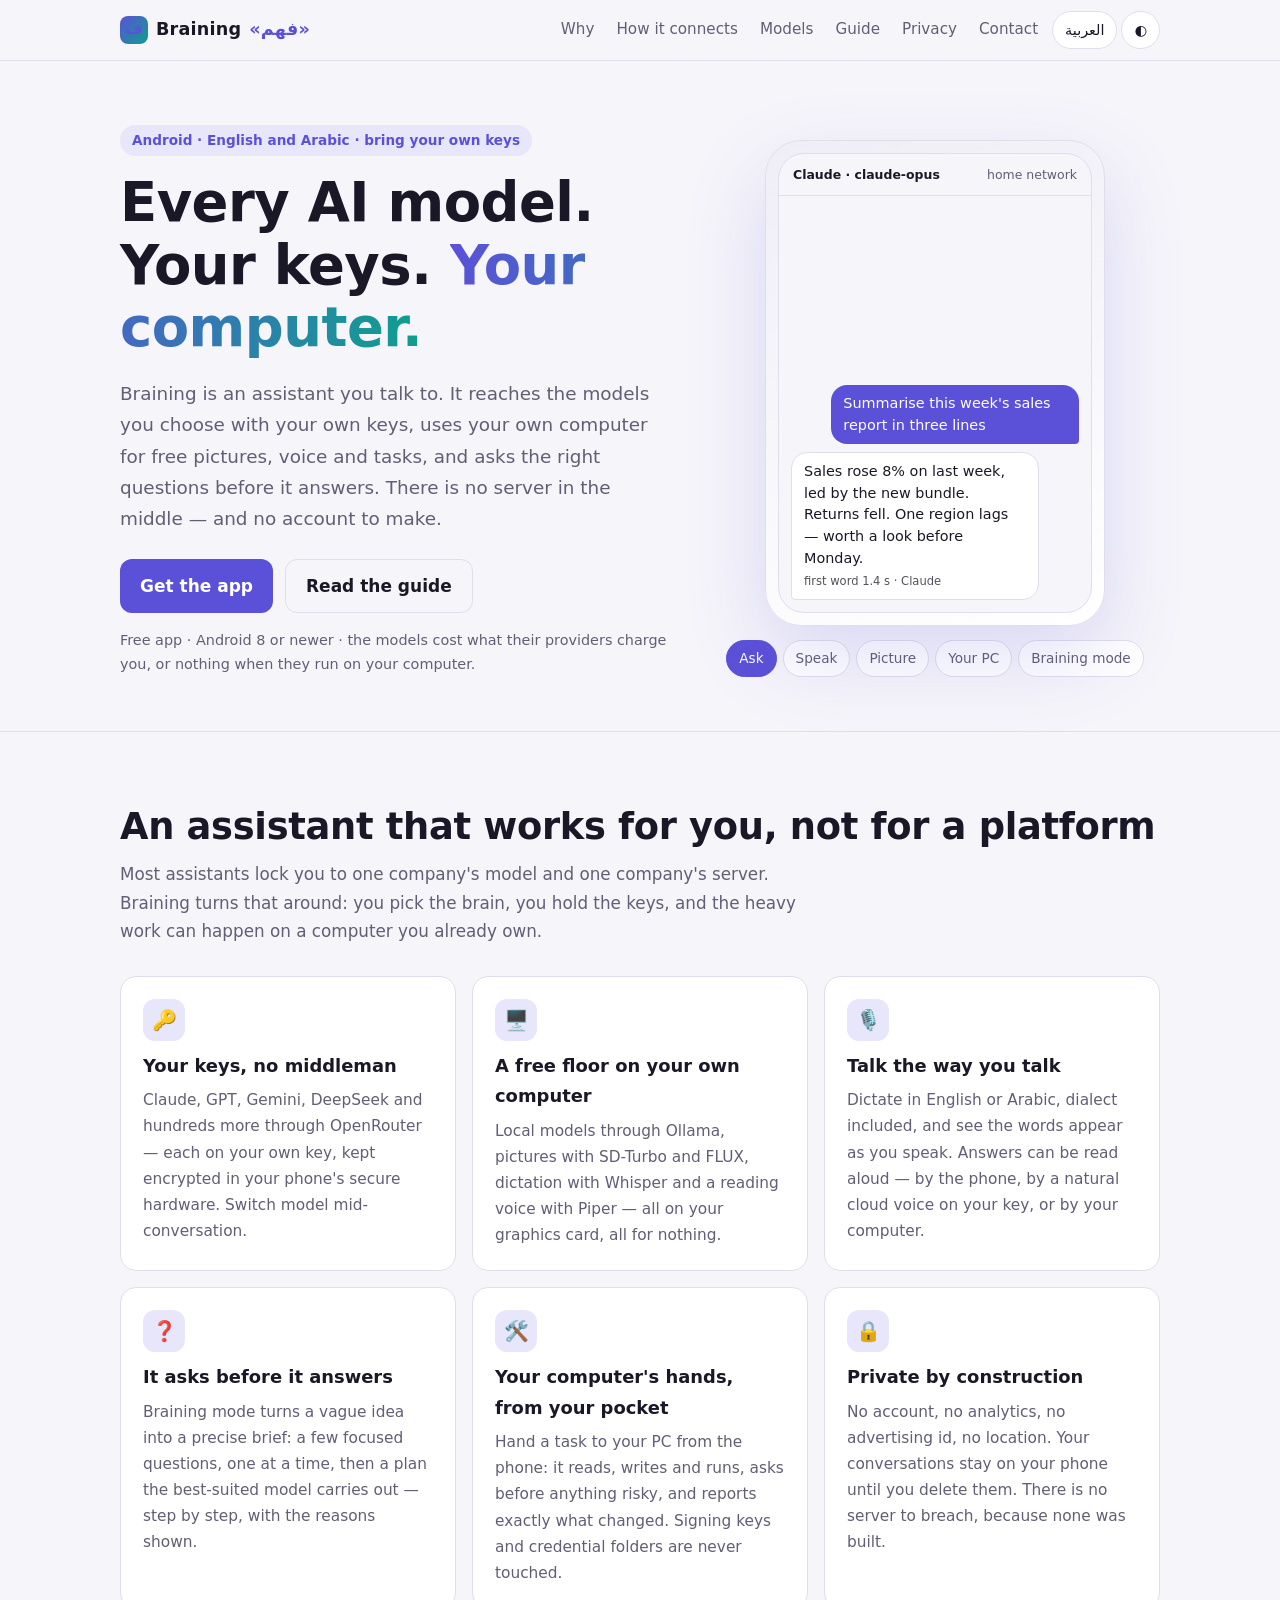
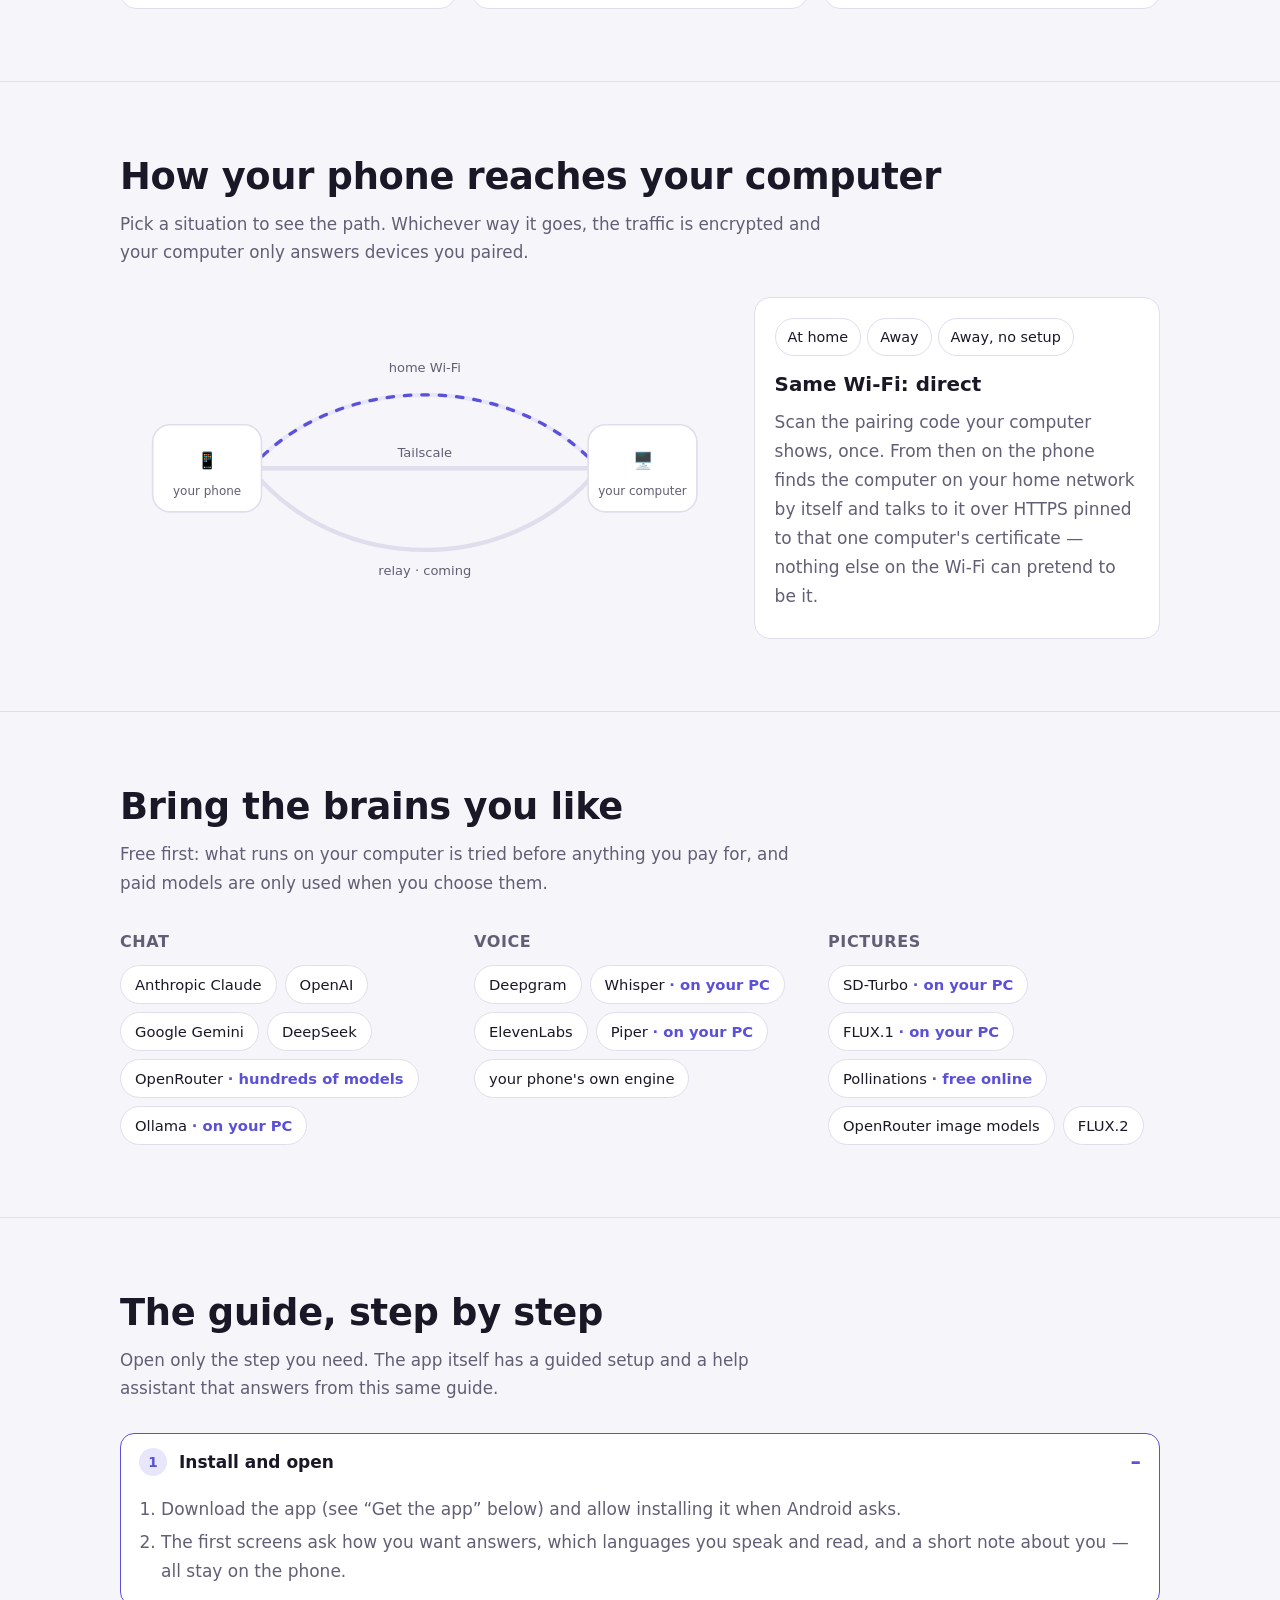
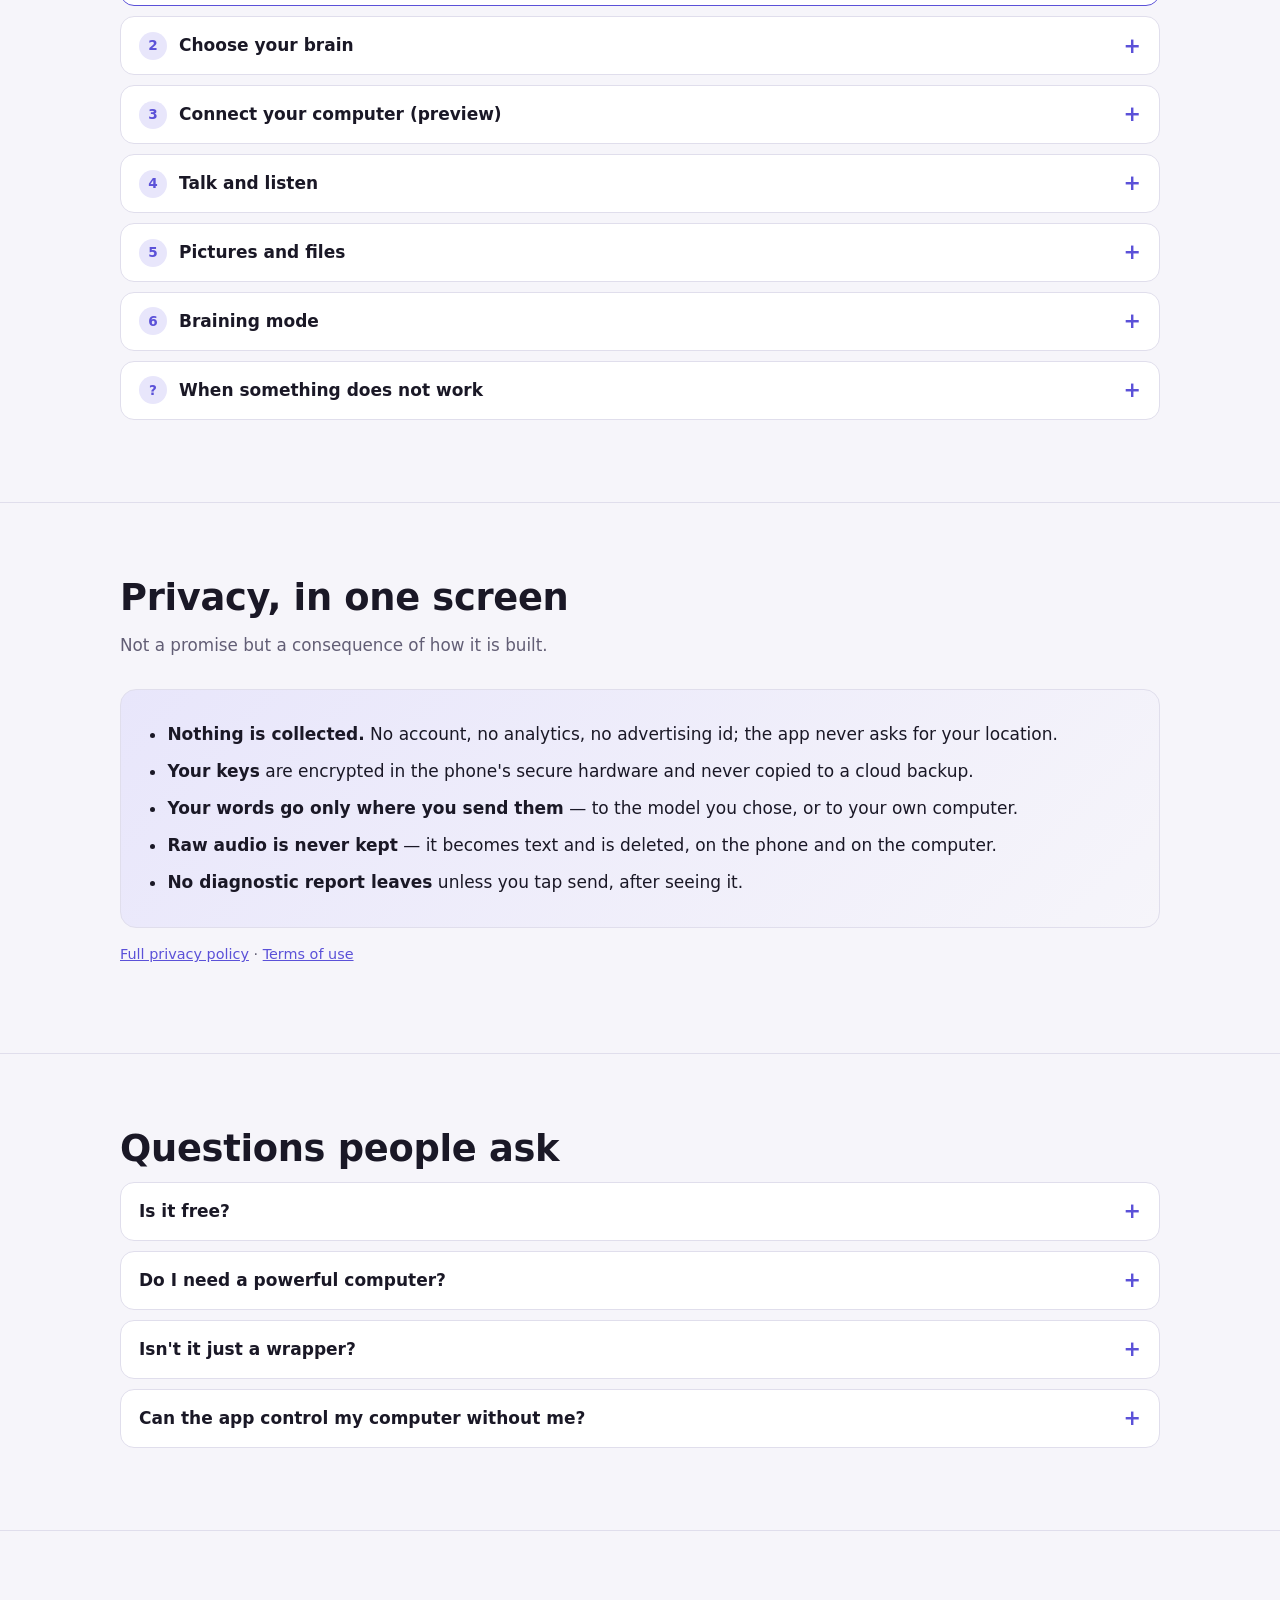
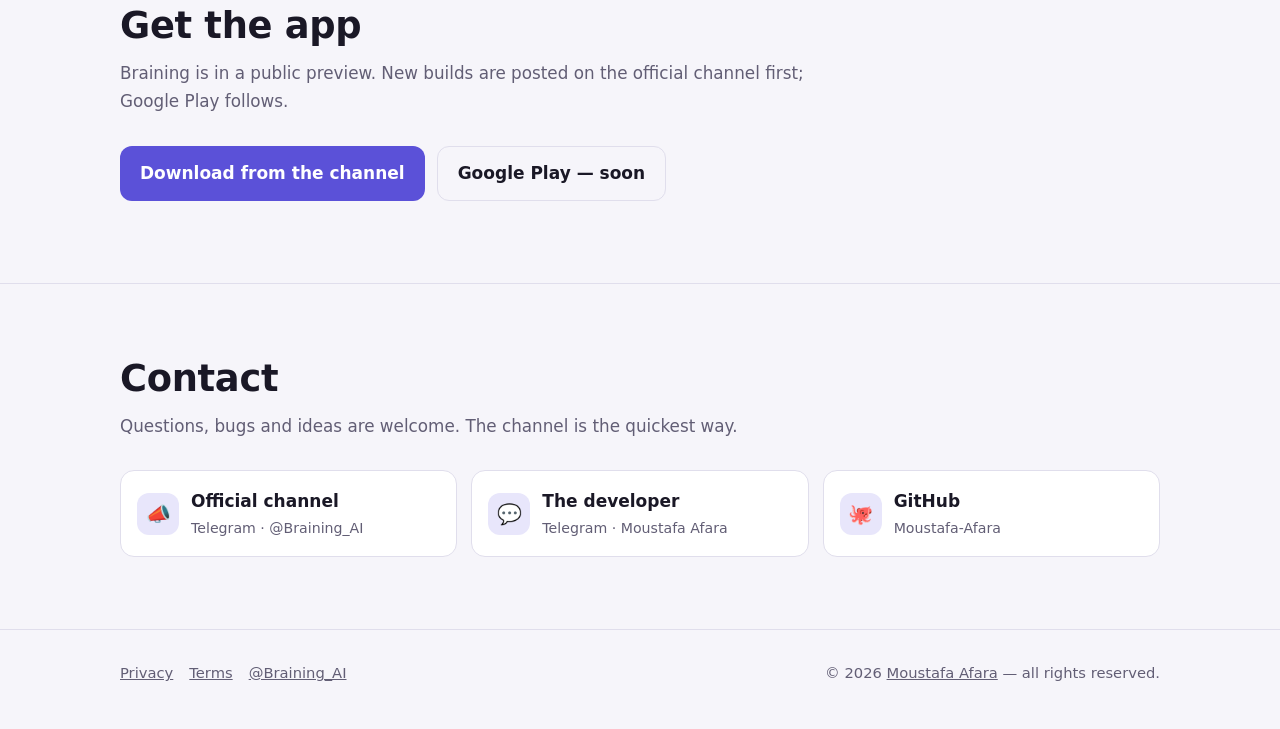
<file: index.html>
<!DOCTYPE html>
<html lang="en" dir="ltr" class="no-js">
<head>
<meta charset="utf-8">
<meta name="viewport" content="width=device-width, initial-scale=1">
<title>Braining «فهم» — every AI model, your keys, your computer</title>
<meta name="description" content="An Android assistant you talk to in English or Arabic. It reaches the AI models you choose with your own keys, uses your own computer for free pictures, voice and tasks, and keeps no server in the middle.">
<meta name="color-scheme" content="light dark">
<meta property="og:title" content="Braining «فهم»">
<meta property="og:description" content="Every AI model. Your keys. Your computer. An Android assistant with no server in the middle.">
<meta property="og:type" content="website">
<link rel="stylesheet" href="style.css">
<script>document.documentElement.classList.remove('no-js')</script>
</head>
<body>
<a class="skip" href="#main" data-en="Skip to content" data-ar="انتقل إلى المحتوى">Skip to content</a>

<header>
  <div class="wrap">
    <div class="brand"><a href="#top"><span class="logo" aria-hidden="true">ف</span>Braining <span>«فهم»</span></a></div>
    <nav aria-label="Main">
      <div class="links">
        <a href="#why" data-en="Why" data-ar="لماذا">Why</a>
        <a href="#connect" data-en="How it connects" data-ar="كيف يتّصل">How it connects</a>
        <a href="#models" data-en="Models" data-ar="النماذج">Models</a>
        <a href="#guide" data-en="Guide" data-ar="الدليل">Guide</a>
        <a href="#privacy" data-en="Privacy" data-ar="الخصوصية">Privacy</a>
        <a href="#contact" data-en="Contact" data-ar="تواصل">Contact</a>
      </div>
      <button class="chip" id="lang" type="button" data-en="العربية" data-ar="English">العربية</button>
      <button class="chip" id="theme" type="button" aria-label="Light or dark">◐</button>
    </nav>
  </div>
</header>

<main id="main">

<!-- ── hero ─────────────────────────────────────────────────────────────────── -->
<div class="wrap hero" id="top">
  <div>
    <span class="eyebrow" data-en="Android · English and Arabic · bring your own keys" data-ar="أندرويد · العربية والإنجليزية · بمفاتيحك أنت">Android · English and Arabic · bring your own keys</span>
    <h1 data-en="Every AI model.<br>Your keys. <em>Your computer.</em>" data-ar="كلّ نماذج الذكاء الاصطناعي.<br>بمفاتيحك. <em>وعلى حاسوبك.</em>">Every AI model.<br>Your keys. <em>Your computer.</em></h1>
    <p class="lede" data-en="Braining is an assistant you talk to. It reaches the models you choose with your own keys, uses your own computer for free pictures, voice and tasks, and asks the right questions before it answers. There is no server in the middle — and no account to make."
       data-ar="«فهم» مساعد تتكلّم معه. يصل إلى النماذج التي تختارها بمفاتيحك أنت، ويستعمل حاسوبك لتوليد الصور والصوت وتنفيذ المهامّ مجاناً، ويسألك الأسئلة الصحيحة قبل أن يجيب. لا خادم في المنتصف، ولا حساب تنشئه.">Braining is an assistant you talk to. It reaches the models you choose with your own keys, uses your own computer for free pictures, voice and tasks, and asks the right questions before it answers. There is no server in the middle — and no account to make.</p>
    <div class="cta">
      <a class="btn" href="#get" data-en="Get the app" data-ar="احصل على التطبيق">Get the app</a>
      <a class="btn ghost" href="#guide" data-en="Read the guide" data-ar="اقرأ الدليل">Read the guide</a>
    </div>
    <p class="note" data-en="Free app · Android 8 or newer · the models cost what their providers charge you, or nothing when they run on your computer."
       data-ar="تطبيق مجاني · أندرويد ٨ فما فوق · النماذج تكلّف ما يأخذه مزوّدها منك، أو لا شيء حين تعمل على حاسوبك.">Free app · Android 8 or newer · the models cost what their providers charge you, or nothing when they run on your computer.</p>
  </div>

  <div>
    <div class="phone" aria-label="A short demonstration of the app" role="img">
      <div class="screen">
        <div class="screen-top"><b id="scene-model">Claude · claude-opus</b><span id="scene-route" data-en="home network" data-ar="شبكة البيت">home network</span></div>
        <div class="thread" id="thread" aria-live="polite"></div>
      </div>
    </div>
    <div class="scenes" role="group" aria-label="Scenes">
      <button type="button" data-scene="chat" aria-pressed="true" data-en="Ask" data-ar="اسأل">Ask</button>
      <button type="button" data-scene="voice" aria-pressed="false" data-en="Speak" data-ar="تكلّم">Speak</button>
      <button type="button" data-scene="picture" aria-pressed="false" data-en="Picture" data-ar="صورة">Picture</button>
      <button type="button" data-scene="pc" aria-pressed="false" data-en="Your PC" data-ar="حاسوبك">Your PC</button>
      <button type="button" data-scene="clarify" aria-pressed="false" data-en="Braining mode" data-ar="نمط الفهم">Braining mode</button>
    </div>
  </div>
</div>

<!-- ── why ──────────────────────────────────────────────────────────────────── -->
<section id="why">
  <div class="wrap">
    <h2 class="reveal" data-en="An assistant that works for you, not for a platform" data-ar="مساعد يعمل لك، لا لمنصّة">An assistant that works for you, not for a platform</h2>
    <p class="sub reveal" data-en="Most assistants lock you to one company's model and one company's server. Braining turns that around: you pick the brain, you hold the keys, and the heavy work can happen on a computer you already own."
       data-ar="معظم المساعدات تربطك بنموذج شركة واحدة وخادمها. «فهم» يقلب ذلك: أنت تختار العقل، والمفاتيح معك، والعمل الثقيل يمكن أن يجري على حاسوب تملكه أصلاً.">Most assistants lock you to one company's model and one company's server. Braining turns that around: you pick the brain, you hold the keys, and the heavy work can happen on a computer you already own.</p>
    <div class="grid">
      <div class="card reveal"><div class="icon">🔑</div>
        <h3 data-en="Your keys, no middleman" data-ar="مفاتيحك، بلا وسيط">Your keys, no middleman</h3>
        <p data-en="Claude, GPT, Gemini, DeepSeek and hundreds more through OpenRouter — each on your own key, kept encrypted in your phone's secure hardware. Switch model mid-conversation."
           data-ar="Claude وGPT وGemini وDeepSeek ومئات غيرها عبر OpenRouter — كلٌّ بمفتاحك، محفوظاً مشفّراً في شريحة الأمان في هاتفك. بدّل النموذج في منتصف المحادثة.">Claude, GPT, Gemini, DeepSeek and hundreds more through OpenRouter — each on your own key, kept encrypted in your phone's secure hardware. Switch model mid-conversation.</p></div>
      <div class="card reveal"><div class="icon">🖥️</div>
        <h3 data-en="A free floor on your own computer" data-ar="أرضية مجانية على حاسوبك">A free floor on your own computer</h3>
        <p data-en="Local models through Ollama, pictures with SD-Turbo and FLUX, dictation with Whisper and a reading voice with Piper — all on your graphics card, all for nothing."
           data-ar="نماذج محلية عبر Ollama، وصور بـ SD-Turbo وFLUX، وإملاء بـ Whisper، وقراءة بصوت Piper — كلّها على بطاقة الرسوم في حاسوبك، وكلّها مجاناً.">Local models through Ollama, pictures with SD-Turbo and FLUX, dictation with Whisper and a reading voice with Piper — all on your graphics card, all for nothing.</p></div>
      <div class="card reveal"><div class="icon">🎙️</div>
        <h3 data-en="Talk the way you talk" data-ar="تكلّم كما تتكلّم">Talk the way you talk</h3>
        <p data-en="Dictate in English or Arabic, dialect included, and see the words appear as you speak. Answers can be read aloud — by the phone, by a natural cloud voice on your key, or by your computer."
           data-ar="أملِ بالعربية أو الإنجليزية، باللهجة أيضاً، وشاهد الكلمات تظهر وأنت تتكلّم. والأجوبة تُقرأ بصوت الهاتف، أو بصوت سحابي طبيعي بمفتاحك، أو بصوت حاسوبك.">Dictate in English or Arabic, dialect included, and see the words appear as you speak. Answers can be read aloud — by the phone, by a natural cloud voice on your key, or by your computer.</p></div>
      <div class="card reveal"><div class="icon">❓</div>
        <h3 data-en="It asks before it answers" data-ar="يسأل قبل أن يجيب">It asks before it answers</h3>
        <p data-en="Braining mode turns a vague idea into a precise brief: a few focused questions, one at a time, then a plan the best-suited model carries out — step by step, with the reasons shown."
           data-ar="«نمط الفهم» يحوّل الفكرة الغامضة إلى طلب محكم: أسئلة قليلة مركّزة واحداً تلو الآخر، ثم خطّة ينفّذها النموذج الأنسب لكلّ خطوة، مع ذكر السبب.">Braining mode turns a vague idea into a precise brief: a few focused questions, one at a time, then a plan the best-suited model carries out — step by step, with the reasons shown.</p></div>
      <div class="card reveal"><div class="icon">🛠️</div>
        <h3 data-en="Your computer's hands, from your pocket" data-ar="يدا حاسوبك، من جيبك">Your computer's hands, from your pocket</h3>
        <p data-en="Hand a task to your PC from the phone: it reads, writes and runs, asks before anything risky, and reports exactly what changed. Signing keys and credential folders are never touched."
           data-ar="أعطِ حاسوبك مهمّة من الهاتف: يقرأ ويكتب وينفّذ، ويستأذنك قبل أيّ شيء خطر، ويخبرك بالضبط بما تغيّر. مفاتيح التوقيع ومجلّدات الاعتماد لا تُمسّ أبداً.">Hand a task to your PC from the phone: it reads, writes and runs, asks before anything risky, and reports exactly what changed. Signing keys and credential folders are never touched.</p></div>
      <div class="card reveal"><div class="icon">🔒</div>
        <h3 data-en="Private by construction" data-ar="خاصّ ببنيته">Private by construction</h3>
        <p data-en="No account, no analytics, no advertising id, no location. Your conversations stay on your phone until you delete them. There is no server to breach, because none was built."
           data-ar="لا حساب، ولا تحليلات، ولا مُعرّف إعلاني، ولا موقع. محادثاتك على هاتفك حتى تحذفها. لا خادم يمكن اختراقه، لأنه لم يُبنَ أصلاً.">No account, no analytics, no advertising id, no location. Your conversations stay on your phone until you delete them. There is no server to breach, because none was built.</p></div>
    </div>
  </div>
</section>

<!-- ── how it connects ──────────────────────────────────────────────────────── -->
<section id="connect">
  <div class="wrap">
    <h2 class="reveal" data-en="How your phone reaches your computer" data-ar="كيف يصل هاتفك إلى حاسوبك">How your phone reaches your computer</h2>
    <p class="sub reveal" data-en="Pick a situation to see the path. Whichever way it goes, the traffic is encrypted and your computer only answers devices you paired."
       data-ar="اختر حالةً لترى المسار. أيّاً كان الطريق، فالاتصال مشفّر، وحاسوبك لا يجيب إلا الأجهزة التي أقرنتها.">Pick a situation to see the path. Whichever way it goes, the traffic is encrypted and your computer only answers devices you paired.</p>
    <div class="net reveal">
      <svg viewBox="0 0 560 300" role="img" aria-labelledby="net-title">
        <title id="net-title">Phone, computer and the three paths between them</title>
        <g class="link" data-route="home">
          <path class="base" d="M120 150 C 200 60, 360 60, 440 150"/><path class="flow" d="M120 150 C 200 60, 360 60, 440 150"/>
          <text x="280" y="62" text-anchor="middle" data-en="home Wi-Fi" data-ar="شبكة البيت">home Wi-Fi</text>
        </g>
        <g class="link" data-route="tailscale">
          <path class="base" d="M120 150 L 440 150"/><path class="flow" d="M120 150 L 440 150"/>
          <text x="280" y="140" text-anchor="middle">Tailscale</text>
        </g>
        <g class="link" data-route="relay">
          <path class="base" d="M120 150 C 200 250, 360 250, 440 150"/><path class="flow" d="M120 150 C 200 250, 360 250, 440 150"/>
          <text x="280" y="248" text-anchor="middle" data-en="relay · coming" data-ar="الوسيط · قريباً">relay · coming</text>
        </g>
        <g class="node"><rect x="30" y="110" width="100" height="80" rx="16"/><text x="80" y="148" text-anchor="middle">📱</text><text x="80" y="175" text-anchor="middle" class="small" data-en="your phone" data-ar="هاتفك">your phone</text></g>
        <g class="node"><rect x="430" y="110" width="100" height="80" rx="16"/><text x="480" y="148" text-anchor="middle">🖥️</text><text x="480" y="175" text-anchor="middle" class="small" data-en="your computer" data-ar="حاسوبك">your computer</text></g>
      </svg>
      <div class="explain">
        <div class="routes" role="group" aria-label="Situations">
          <button class="chip" type="button" data-show="home" aria-pressed="true" data-en="At home" data-ar="في البيت">At home</button>
          <button class="chip" type="button" data-show="tailscale" aria-pressed="false" data-en="Away" data-ar="خارج البيت">Away</button>
          <button class="chip" type="button" data-show="relay" aria-pressed="false" data-en="Away, no setup" data-ar="خارجه بلا إعداد">Away, no setup</button>
        </div>
        <div data-panel="home">
          <h3 data-en="Same Wi-Fi: direct" data-ar="الشبكة نفسها: مباشرة">Same Wi-Fi: direct</h3>
          <p data-en="Scan the pairing code your computer shows, once. From then on the phone finds the computer on your home network by itself and talks to it over HTTPS pinned to that one computer's certificate — nothing else on the Wi-Fi can pretend to be it."
             data-ar="صوّر رمز الإقران الذي يعرضه حاسوبك، مرّة واحدة. بعدها يجد الهاتف حاسوبك في شبكة البيت وحده، ويتّصل به عبر HTTPS مثبَّت على شهادة ذلك الحاسوب وحده — فلا يستطيع جهاز آخر على الشبكة انتحال صفته.">Scan the pairing code your computer shows, once. From then on the phone finds the computer on your home network by itself and talks to it over HTTPS pinned to that one computer's certificate — nothing else on the Wi-Fi can pretend to be it.</p>
        </div>
        <div data-panel="tailscale" hidden>
          <h3 data-en="Away from home: Tailscale" data-ar="خارج البيت: Tailscale">Away from home: Tailscale</h3>
          <p data-en="Install the free Tailscale app on both devices and sign in with the same account. The phone reaches the computer through an encrypted private network; if Tailscale is off on the phone, the app says so in plain words."
             data-ar="ثبّت تطبيق Tailscale المجاني على الجهازين وادخل بالحساب نفسه. يصل الهاتف إلى الحاسوب عبر شبكة خاصّة مشفّرة؛ وإن كان Tailscale مطفأً على الهاتف يقولها لك التطبيق بكلمات واضحة.">Install the free Tailscale app on both devices and sign in with the same account. The phone reaches the computer through an encrypted private network; if Tailscale is off on the phone, the app says so in plain words.</p>
        </div>
        <div data-panel="relay" hidden>
          <h3 data-en="Coming: the relay" data-ar="قريباً: الوسيط">Coming: the relay</h3>
          <p data-en="A small relay will carry messages between your paired devices when they cannot see each other — end-to-end encrypted, so the relay only ever holds sealed envelopes it cannot open. No extra app to install."
             data-ar="وسيط صغير سينقل الرسائل بين أجهزتك المقترنة حين لا يرى بعضها بعضاً — مشفّرة من طرف إلى طرف، فلا يحمل الوسيط إلا أظرفاً مختومة لا يستطيع فتحها. بلا تطبيق إضافي.">A small relay will carry messages between your paired devices when they cannot see each other — end-to-end encrypted, so the relay only ever holds sealed envelopes it cannot open. No extra app to install.</p>
        </div>
      </div>
    </div>
  </div>
</section>

<!-- ── models ───────────────────────────────────────────────────────────────── -->
<section id="models">
  <div class="wrap">
    <h2 class="reveal" data-en="Bring the brains you like" data-ar="أحضر العقول التي تفضّلها">Bring the brains you like</h2>
    <p class="sub reveal" data-en="Free first: what runs on your computer is tried before anything you pay for, and paid models are only used when you choose them."
       data-ar="المجاني أوّلاً: ما يعمل على حاسوبك يُجرَّب قبل أيّ شيء مدفوع، والنماذج المدفوعة لا تُستعمل إلا حين تختارها.">Free first: what runs on your computer is tried before anything you pay for, and paid models are only used when you choose them.</p>
    <div class="cols reveal">
      <div><h3 data-en="Chat" data-ar="المحادثة">Chat</h3><div class="pills">
        <span class="pill">Anthropic Claude</span><span class="pill">OpenAI</span><span class="pill">Google Gemini</span><span class="pill">DeepSeek</span>
        <span class="pill">OpenRouter <b data-en="· hundreds of models" data-ar="· مئات النماذج">· hundreds of models</b></span><span class="pill">Ollama <b data-en="· on your PC" data-ar="· على حاسوبك">· on your PC</b></span></div></div>
      <div><h3 data-en="Voice" data-ar="الصوت">Voice</h3><div class="pills">
        <span class="pill">Deepgram</span><span class="pill">Whisper <b data-en="· on your PC" data-ar="· على حاسوبك">· on your PC</b></span>
        <span class="pill">ElevenLabs</span><span class="pill">Piper <b data-en="· on your PC" data-ar="· على حاسوبك">· on your PC</b></span><span class="pill" data-en="your phone's own engine" data-ar="محرّك هاتفك">your phone's own engine</span></div></div>
      <div><h3 data-en="Pictures" data-ar="الصور">Pictures</h3><div class="pills">
        <span class="pill">SD-Turbo <b data-en="· on your PC" data-ar="· على حاسوبك">· on your PC</b></span><span class="pill">FLUX.1 <b data-en="· on your PC" data-ar="· على حاسوبك">· on your PC</b></span>
        <span class="pill">Pollinations <b data-en="· free online" data-ar="· مجاني عبر الإنترنت">· free online</b></span><span class="pill" data-en="OpenRouter image models" data-ar="نماذج صور OpenRouter">OpenRouter image models</span><span class="pill">FLUX.2</span></div></div>
    </div>
  </div>
</section>

<!-- ── guide ────────────────────────────────────────────────────────────────── -->
<section id="guide">
  <div class="wrap">
    <h2 class="reveal" data-en="The guide, step by step" data-ar="الدليل، خطوةً خطوة">The guide, step by step</h2>
    <p class="sub reveal" data-en="Open only the step you need. The app itself has a guided setup and a help assistant that answers from this same guide."
       data-ar="افتح الخطوة التي تحتاجها فقط. وفي التطبيق نفسه إعداد موجَّه ومساعد دعم يجيب من هذا الدليل.">Open only the step you need. The app itself has a guided setup and a help assistant that answers from this same guide.</p>
    <div class="reveal">
      <details open><summary><span class="num">1</span><span data-en="Install and open" data-ar="ثبّت وافتح">Install and open</span></summary><div class="body">
        <ol><li data-en="Download the app (see “Get the app” below) and allow installing it when Android asks." data-ar="حمّل التطبيق (انظر «احصل على التطبيق» في الأسفل) واسمح بتثبيته حين يسأل أندرويد.">Download the app (see “Get the app” below) and allow installing it when Android asks.</li>
        <li data-en="The first screens ask how you want answers, which languages you speak and read, and a short note about you — all stay on the phone." data-ar="الشاشات الأولى تسألك كيف تريد الأجوبة، وأيّ لغات تتكلّم وتقرأ، ونبذة قصيرة عنك — وكلّها تبقى على الهاتف.">The first screens ask how you want answers, which languages you speak and read, and a short note about you — all stay on the phone.</li></ol></div></details>
      <details><summary><span class="num">2</span><span data-en="Choose your brain" data-ar="اختر العقل">Choose your brain</span></summary><div class="body">
        <ol><li data-en="Settings → AI models: paste a key from any provider you use. Each card links to the page where that provider issues keys." data-ar="الإعدادات ← نماذج الذكاء الاصطناعي: الصق مفتاحاً من أيّ مزوّد تستعمله. كلّ بطاقة تفتح الصفحة التي يصدر منها المزوّد المفاتيح.">Settings → AI models: paste a key from any provider you use. Each card links to the page where that provider issues keys.</li>
        <li data-en="No key? Install Ollama on your computer and pull a model — the app finds it and uses it for free." data-ar="ليس لديك مفتاح؟ ثبّت Ollama على حاسوبك ونزّل نموذجاً — يجده التطبيق ويستعمله مجاناً.">No key? Install Ollama on your computer and pull a model — the app finds it and uses it for free.</li>
        <li data-en="“Key check” shows each key's balance and warns before one runs out." data-ar="«فحص المفاتيح» يعرض رصيد كلّ مفتاح وينبّهك قبل نفاده.">“Key check” shows each key's balance and warns before one runs out.</li></ol></div></details>
      <details><summary><span class="num">3</span><span data-en="Connect your computer (preview)" data-ar="اربط حاسوبك (تجريبي)">Connect your computer (preview)</span></summary><div class="body">
        <ol><li data-en="Start the Braining bridge on the computer. It is set up by hand for now; an installer is on the way — follow the channel." data-ar="شغّل جسر «فهم» على الحاسوب. يُعدّ يدوياً حالياً، والمثبّت في الطريق — تابع القناة.">Start the Braining bridge on the computer. It is set up by hand for now; an installer is on the way — follow the channel.</li>
        <li data-en="On the computer, open the pairing page and point the phone's camera at the code. Tap the link, then “Pair”." data-ar="على الحاسوب افتح صفحة الإقران ووجّه كاميرا الهاتف إلى الرمز. اضغط الرابط ثم «اربط».">On the computer, open the pairing page and point the phone's camera at the code. Tap the link, then “Pair”.</li>
        <li data-en="At home it connects over your Wi-Fi; away, over Tailscale. The pairing page lists every paired device and removes any of them." data-ar="في البيت يتّصل عبر شبكتك؛ وخارجه عبر Tailscale. صفحة الإقران تعرض كلّ جهاز مقترن وتزيل أيّاً منها.">At home it connects over your Wi-Fi; away, over Tailscale. The pairing page lists every paired device and removes any of them.</li></ol></div></details>
      <details><summary><span class="num">4</span><span data-en="Talk and listen" data-ar="تكلّم واستمع">Talk and listen</span></summary><div class="body">
        <ol><li data-en="Tap the microphone and speak; the words appear as you talk. Edit them, then send." data-ar="اضغط الميكروفون وتكلّم؛ تظهر الكلمات أثناء كلامك. عدّلها ثم أرسل.">Tap the microphone and speak; the words appear as you talk. Edit them, then send.</li>
        <li data-en="“Improve” rewords what you wrote, in the same language, and “Undo” brings it back." data-ar="«حسّن الأمر» يعيد صياغة ما كتبت باللغة نفسها، و«تراجع» يعيده.">“Improve” rewords what you wrote, in the same language, and “Undo” brings it back.</li>
        <li data-en="Settings → Voice: choose who reads answers aloud — the phone, a cloud voice on your key, or your computer." data-ar="الإعدادات ← الصوت: اختر من يقرأ الأجوبة — الهاتف، أو صوت سحابي بمفتاحك، أو حاسوبك.">Settings → Voice: choose who reads answers aloud — the phone, a cloud voice on your key, or your computer.</li></ol></div></details>
      <details><summary><span class="num">5</span><span data-en="Pictures and files" data-ar="الصور والملفّات">Pictures and files</span></summary><div class="body">
        <ol><li data-en="Ask for a picture in plain words. The fast free model draws first; tap another model under it for a higher-quality version." data-ar="اطلب صورة بكلام عادي. يرسم النموذج المجاني السريع أوّلاً؛ اضغط نموذجاً آخر تحتها لنسخة أعلى جودة.">Ask for a picture in plain words. The fast free model draws first; tap another model under it for a higher-quality version.</li>
        <li data-en="While it draws you can switch to another model; if one fails, the next free one takes over and the app says why." data-ar="أثناء الرسم تستطيع التبديل إلى نموذج آخر؛ وإن فشل نموذج تولّى المجاني التالي وقال التطبيق السبب.">While it draws you can switch to another model; if one fails, the next free one takes over and the app says why.</li>
        <li data-en="Attach a photo and ask about it, attach a text file, or an audio file to turn into text." data-ar="أرفق صورة واسأل عنها، أو ملفّاً نصّياً، أو ملفّاً صوتياً يصير نصّاً.">Attach a photo and ask about it, attach a text file, or an audio file to turn into text.</li></ol></div></details>
      <details><summary><span class="num">6</span><span data-en="Braining mode" data-ar="نمط الفهم">Braining mode</span></summary><div class="body">
        <ol><li data-en="Turn it on for a bigger task. The app asks focused questions one at a time; skip any you like." data-ar="شغّله لمهمّة أكبر. يسألك التطبيق أسئلة مركّزة واحداً تلو الآخر؛ تجاوز ما شئت.">Turn it on for a bigger task. The app asks focused questions one at a time; skip any you like.</li>
        <li data-en="It writes a plan, gives each step to the model best suited to it, and shows the result of every step." data-ar="يكتب خطّة، ويعطي كلّ خطوة للنموذج الأنسب لها، ويعرض نتيجة كلّ خطوة.">It writes a plan, gives each step to the model best suited to it, and shows the result of every step.</li></ol></div></details>
      <details><summary><span class="num">?</span><span data-en="When something does not work" data-ar="حين لا يعمل شيء">When something does not work</span></summary><div class="body">
        <ul><li data-en="“Tailscale is off on this phone”: open Tailscale, tap Connect, and set it as an always-on VPN in Android's settings." data-ar="«Tailscale مطفأ على هذا الهاتف»: افتح Tailscale واضغط Connect، واجعله VPN دائم التشغيل في إعدادات أندرويد.">“Tailscale is off on this phone”: open Tailscale, tap Connect, and set it as an always-on VPN in Android's settings.</li>
        <li data-en="“The computer did not answer”: check the computer is awake and the bridge is running, and that both are on the same Wi-Fi at home." data-ar="«لم يُجب الحاسب»: تأكّد أنّ الحاسوب مستيقظ والجسر يعمل، وأنّ الجهازين على الشبكة نفسها في البيت.">“The computer did not answer”: check the computer is awake and the bridge is running, and that both are on the same Wi-Fi at home.</li>
        <li data-en="A key refused: “Key check” in Settings says which one and why." data-ar="مفتاح مرفوض: «فحص المفاتيح» في الإعدادات يقول أيّها ولماذا.">A key refused: “Key check” in Settings says which one and why.</li></ul></div></details>
    </div>
  </div>
</section>

<!-- ── privacy ──────────────────────────────────────────────────────────────── -->
<section id="privacy">
  <div class="wrap">
    <h2 class="reveal" data-en="Privacy, in one screen" data-ar="الخصوصية، في شاشة واحدة">Privacy, in one screen</h2>
    <p class="sub reveal" data-en="Not a promise but a consequence of how it is built." data-ar="ليست وعداً، بل نتيجةٌ لطريقة بنائه.">Not a promise but a consequence of how it is built.</p>
    <div class="promise reveal"><ul>
      <li data-en="<strong>Nothing is collected.</strong> No account, no analytics, no advertising id; the app never asks for your location." data-ar="<strong>لا يُجمع شيء.</strong> لا حساب، ولا تحليلات، ولا مُعرّف إعلاني؛ ولا يطلب التطبيق موقعك أبداً."><strong>Nothing is collected.</strong> No account, no analytics, no advertising id; the app never asks for your location.</li>
      <li data-en="<strong>Your keys</strong> are encrypted in the phone's secure hardware and never copied to a cloud backup." data-ar="<strong>مفاتيحك</strong> مشفّرة في شريحة الأمان في الهاتف، ولا تُنسخ إلى نسخ احتياطي سحابي."><strong>Your keys</strong> are encrypted in the phone's secure hardware and never copied to a cloud backup.</li>
      <li data-en="<strong>Your words go only where you send them</strong> — to the model you chose, or to your own computer." data-ar="<strong>كلامك يذهب حيث ترسله فقط</strong> — إلى النموذج الذي اخترته، أو إلى حاسوبك أنت."><strong>Your words go only where you send them</strong> — to the model you chose, or to your own computer.</li>
      <li data-en="<strong>Raw audio is never kept</strong> — it becomes text and is deleted, on the phone and on the computer." data-ar="<strong>الصوت الخام لا يُحفظ</strong> — يصير نصّاً ويُحذف، على الهاتف وعلى الحاسوب."><strong>Raw audio is never kept</strong> — it becomes text and is deleted, on the phone and on the computer.</li>
      <li data-en="<strong>No diagnostic report leaves</strong> unless you tap send, after seeing it." data-ar="<strong>لا يخرج تقرير عطل</strong> إلا حين تضغط «أرسل» بعد أن تراه."><strong>No diagnostic report leaves</strong> unless you tap send, after seeing it.</li>
    </ul></div>
    <p class="note reveal"><a href="privacy.html" data-en="Full privacy policy" data-ar="سياسة الخصوصية كاملة">Full privacy policy</a> · <a href="terms.html" data-en="Terms of use" data-ar="شروط الاستخدام">Terms of use</a></p>
  </div>
</section>

<!-- ── questions ─────────────────────────────────────────────────────────────── -->
<section id="faq">
  <div class="wrap">
    <h2 class="reveal" data-en="Questions people ask" data-ar="أسئلة يطرحها الناس">Questions people ask</h2>
    <div class="reveal">
      <details><summary data-en="Is it free?" data-ar="هل هو مجاني؟">Is it free?</summary><div class="body"><p data-en="The app is free. Models on your own computer cost nothing; cloud models cost whatever their provider charges your key — the app shows the price class before you pick one." data-ar="التطبيق مجاني. النماذج على حاسوبك لا تكلّف شيئاً؛ والنماذج السحابية تكلّف ما يأخذه مزوّدها من مفتاحك — ويعرض التطبيق فئة السعر قبل أن تختار.">The app is free. Models on your own computer cost nothing; cloud models cost whatever their provider charges your key — the app shows the price class before you pick one.</p></div></details>
      <details><summary data-en="Do I need a powerful computer?" data-ar="هل أحتاج حاسوباً قويّاً؟">Do I need a powerful computer?</summary><div class="body"><p data-en="No computer is needed at all if you use cloud keys. For the free features, a graphics card helps: on a laptop card with 6 GB, a quick picture takes seconds, a high-quality one a few minutes, and dictation is near-instant." data-ar="لا تحتاج حاسوباً أصلاً إن استعملت مفاتيح سحابية. للميزات المجانية تفيد بطاقة الرسوم: على بطاقة حاسوب محمول بـ ٦ غيغا تأخذ الصورة السريعة ثوانيَ، والعالية الجودة دقائق قليلة، والإملاء شبه فوري.">No computer is needed at all if you use cloud keys. For the free features, a graphics card helps: on a laptop card with 6 GB, a quick picture takes seconds, a high-quality one a few minutes, and dictation is near-instant.</p></div></details>
      <details><summary data-en="Isn't it just a wrapper?" data-ar="أليس مجرّد واجهة؟">Isn't it just a wrapper?</summary><div class="body"><p data-en="It is a client, and says so. What it adds: voice that works in Arabic dialects, questions before answers, free fallbacks when a model fails, and a way to put your own computer to work." data-ar="هو عميل، ويقولها صراحة. ما يضيفه: صوت يعمل باللهجات العربية، وأسئلة قبل الأجوبة، وبدائل مجانية حين يفشل نموذج، وطريقة لتشغيل حاسوبك أنت.">It is a client, and says so. What it adds: voice that works in Arabic dialects, questions before answers, free fallbacks when a model fails, and a way to put your own computer to work.</p></div></details>
      <details><summary data-en="Can the app control my computer without me?" data-ar="هل يتحكّم التطبيق بحاسوبي دون علمي؟">Can the app control my computer without me?</summary><div class="body"><p data-en="No. The bridge only answers devices you paired, asks before risky actions, refuses credential folders outright, and keeps a log on your computer that the app cannot edit. There is no remote access for anyone else — building one was refused." data-ar="لا. الجسر لا يجيب إلا الأجهزة التي أقرنتها، ويستأذن قبل الأفعال الخطرة، ويرفض مجلّدات الاعتماد رفضاً قاطعاً، ويحفظ سجلّاً على حاسوبك لا يستطيع التطبيق تعديله. لا وصول عن بُعد لأحد غيرك — وقد رُفض بناء ذلك.">No. The bridge only answers devices you paired, asks before risky actions, refuses credential folders outright, and keeps a log on your computer that the app cannot edit. There is no remote access for anyone else — building one was refused.</p></div></details>
    </div>
  </div>
</section>

<!-- ── get + contact ────────────────────────────────────────────────────────── -->
<section id="get">
  <div class="wrap">
    <h2 class="reveal" data-en="Get the app" data-ar="احصل على التطبيق">Get the app</h2>
    <p class="sub reveal" data-en="Braining is in a public preview. New builds are posted on the official channel first; Google Play follows." data-ar="«فهم» في مرحلة تجريبية عامّة. تُنشر النسخ الجديدة في القناة الرسمية أوّلاً، ثم على Google Play.">Braining is in a public preview. New builds are posted on the official channel first; Google Play follows.</p>
    <div class="cta reveal">
      <a class="btn" href="https://t.me/Braining_AI" data-en="Download from the channel" data-ar="حمّل من القناة">Download from the channel</a>
      <span class="btn ghost" aria-disabled="true" data-en="Google Play — soon" data-ar="Google Play — قريباً">Google Play — soon</span>
    </div>
  </div>
</section>

<section id="contact">
  <div class="wrap">
    <h2 class="reveal" data-en="Contact" data-ar="تواصل">Contact</h2>
    <p class="sub reveal" data-en="Questions, bugs and ideas are welcome. The channel is the quickest way." data-ar="الأسئلة والأعطال والأفكار مرحّب بها. القناة أسرع طريق.">Questions, bugs and ideas are welcome. The channel is the quickest way.</p>
    <div class="contact reveal">
      <a href="https://t.me/Braining_AI"><span class="icon">📣</span><span><b data-en="Official channel" data-ar="القناة الرسمية">Official channel</b><small>Telegram · @Braining_AI</small></span></a>
      <a href="https://t.me/Mustafa_Afara"><span class="icon">💬</span><span><b data-en="The developer" data-ar="المطوّر">The developer</b><small>Telegram · Moustafa Afara</small></span></a>
      <a href="https://github.com/Moustafa-Afara"><span class="icon">🐙</span><span><b>GitHub</b><small>Moustafa-Afara</small></span></a>
    </div>
  </div>
</section>

</main>

<footer>
  <div class="wrap">
    <div class="foot-links">
      <a href="privacy.html" data-en="Privacy" data-ar="الخصوصية">Privacy</a>
      <a href="terms.html" data-en="Terms" data-ar="الشروط">Terms</a>
      <a href="https://t.me/Braining_AI">@Braining_AI</a>
    </div>
    <div>© 2026 <a href="https://t.me/Mustafa_Afara">Moustafa Afara</a><span data-en=" — all rights reserved." data-ar=" — جميع الحقوق محفوظة."> — all rights reserved.</span></div>
  </div>
</footer>

<script src="site.js"></script>
</body>
</html>
</file>
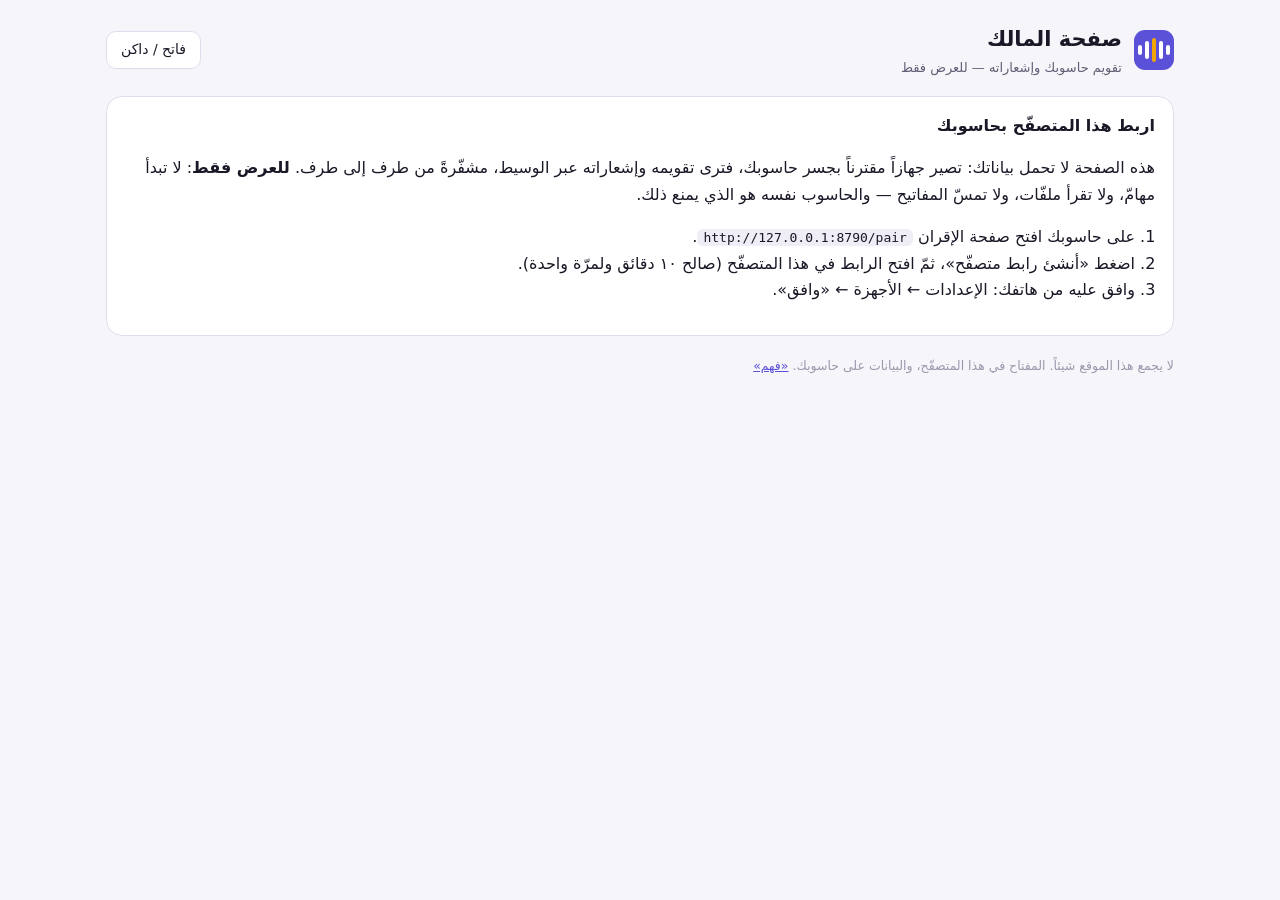
<file: owner/index.html>
<!DOCTYPE html>
<html lang="ar" dir="rtl">
<head>
<meta charset="utf-8">
<meta name="viewport" content="width=device-width, initial-scale=1">
<!-- و٩٧ (R51) — the owner page: a static template with no data. Scripts and styles from this site
     only; the one network road is the relay's WebSocket (wss:, or a self-hosted relay on this machine). -->
<meta http-equiv="Content-Security-Policy" content="default-src 'none'; script-src 'self'; style-src 'self'; img-src 'self' data:; connect-src wss: ws://127.0.0.1:* ws://localhost:*; base-uri 'none'; form-action 'none'; manifest-src 'none'">
<meta name="robots" content="noindex, nofollow">
<meta name="referrer" content="no-referrer">
<meta name="color-scheme" content="light dark">
<title>صفحة المالك — فهم</title>
<link rel="stylesheet" href="owner.css">
<script type="module" src="owner.js"></script>
</head>
<body>
<div class="wrap">
  <header class="top">
    <div class="brand">
      <span class="mark" aria-hidden="true"><i class="b1"></i><i class="b2"></i><i class="b3"></i><i class="b2"></i><i class="b1"></i></span>
      <div><h1>صفحة المالك</h1><div class="sub" id="sub">تقويم حاسوبك وإشعاراته — للعرض فقط</div></div>
    </div>
    <div class="chips"><span class="chip" id="state" hidden></span><button type="button" id="theme" class="btn">فاتح / داكن</button></div>
  </header>

  <noscript><p class="card">تحتاج هذه الصفحة JavaScript.</p></noscript>

  <!-- not paired, no link -->
  <section class="card" id="welcome" hidden>
    <h2>اربط هذا المتصفّح بحاسوبك</h2>
    <p>هذه الصفحة لا تحمل بياناتك: تصير جهازاً مقترناً بجسر حاسوبك، فترى تقويمه وإشعاراته عبر الوسيط، مشفّرةً من طرف إلى طرف. <b>للعرض فقط</b>: لا تبدأ مهامّ، ولا تقرأ ملفّات، ولا تمسّ المفاتيح — والحاسوب نفسه هو الذي يمنع ذلك.</p>
    <ol>
      <li>على حاسوبك افتح صفحة الإقران <code dir="ltr">http://127.0.0.1:8790/pair</code>.</li>
      <li>اضغط «أنشئ رابط متصفّح»، ثمّ افتح الرابط في هذا المتصفّح (صالح ١٠ دقائق ولمرّة واحدة).</li>
      <li>وافق عليه من هاتفك: الإعدادات ← الأجهزة ← «وافق».</li>
    </ol>
  </section>

  <!-- a link arrived -->
  <section class="card" id="pair" hidden>
    <h2>اربط هذا المتصفّح بحاسوب «<span id="pcName"></span>»؟</h2>
    <p class="hint">يصير هذا المتصفّح جهازاً «للعرض فقط». يحفظ مفتاحه في هذا المتصفّح وحده، ولا يمكن لأيّ برنامج أن يقرأه منه. يحتاج موافقة هاتفك.</p>
    <label class="field">اسم هذا المتصفّح في «الأجهزة»<input id="deviceName" maxlength="60"></label>
    <div class="row-btns"><button type="button" class="btn primary" id="pairBtn">اربط</button><button type="button" class="btn" id="pairCancel">لا</button></div>
    <p class="msg" id="pairMsg" role="status"></p>
  </section>

  <!-- paired -->
  <section id="main" hidden>
    <div class="banner" id="banner" hidden role="status"></div>
    <div class="grid">
      <section class="card"><h2>المواعيد</h2><div id="days"></div></section>
      <aside class="side">
        <section class="card"><h2>الإشعارات</h2><p class="hint" id="noticeHint">آخر ما أرسله حاسوبك.</p><button type="button" class="btn small" id="alertBtn" hidden>نبّهني في هذا المتصفّح</button><ul class="notices" id="notices"></ul></section>
        <section class="card"><h2>بلا موعد</h2><div id="undated"></div></section>
        <section class="card"><h2>هذا المتصفّح</h2><p class="hint" id="deviceInfo"></p><button type="button" class="btn danger" id="forget">أزل هذا المتصفّح</button></section>
      </aside>
    </div>
  </section>

  <footer>لا يجمع هذا الموقع شيئاً. المفتاح في هذا المتصفّح، والبيانات على حاسوبك. <a href="../">«فهم»</a></footer>
</div>
<div class="toast" id="toast" role="status"></div>
</body>
</html>
</file>
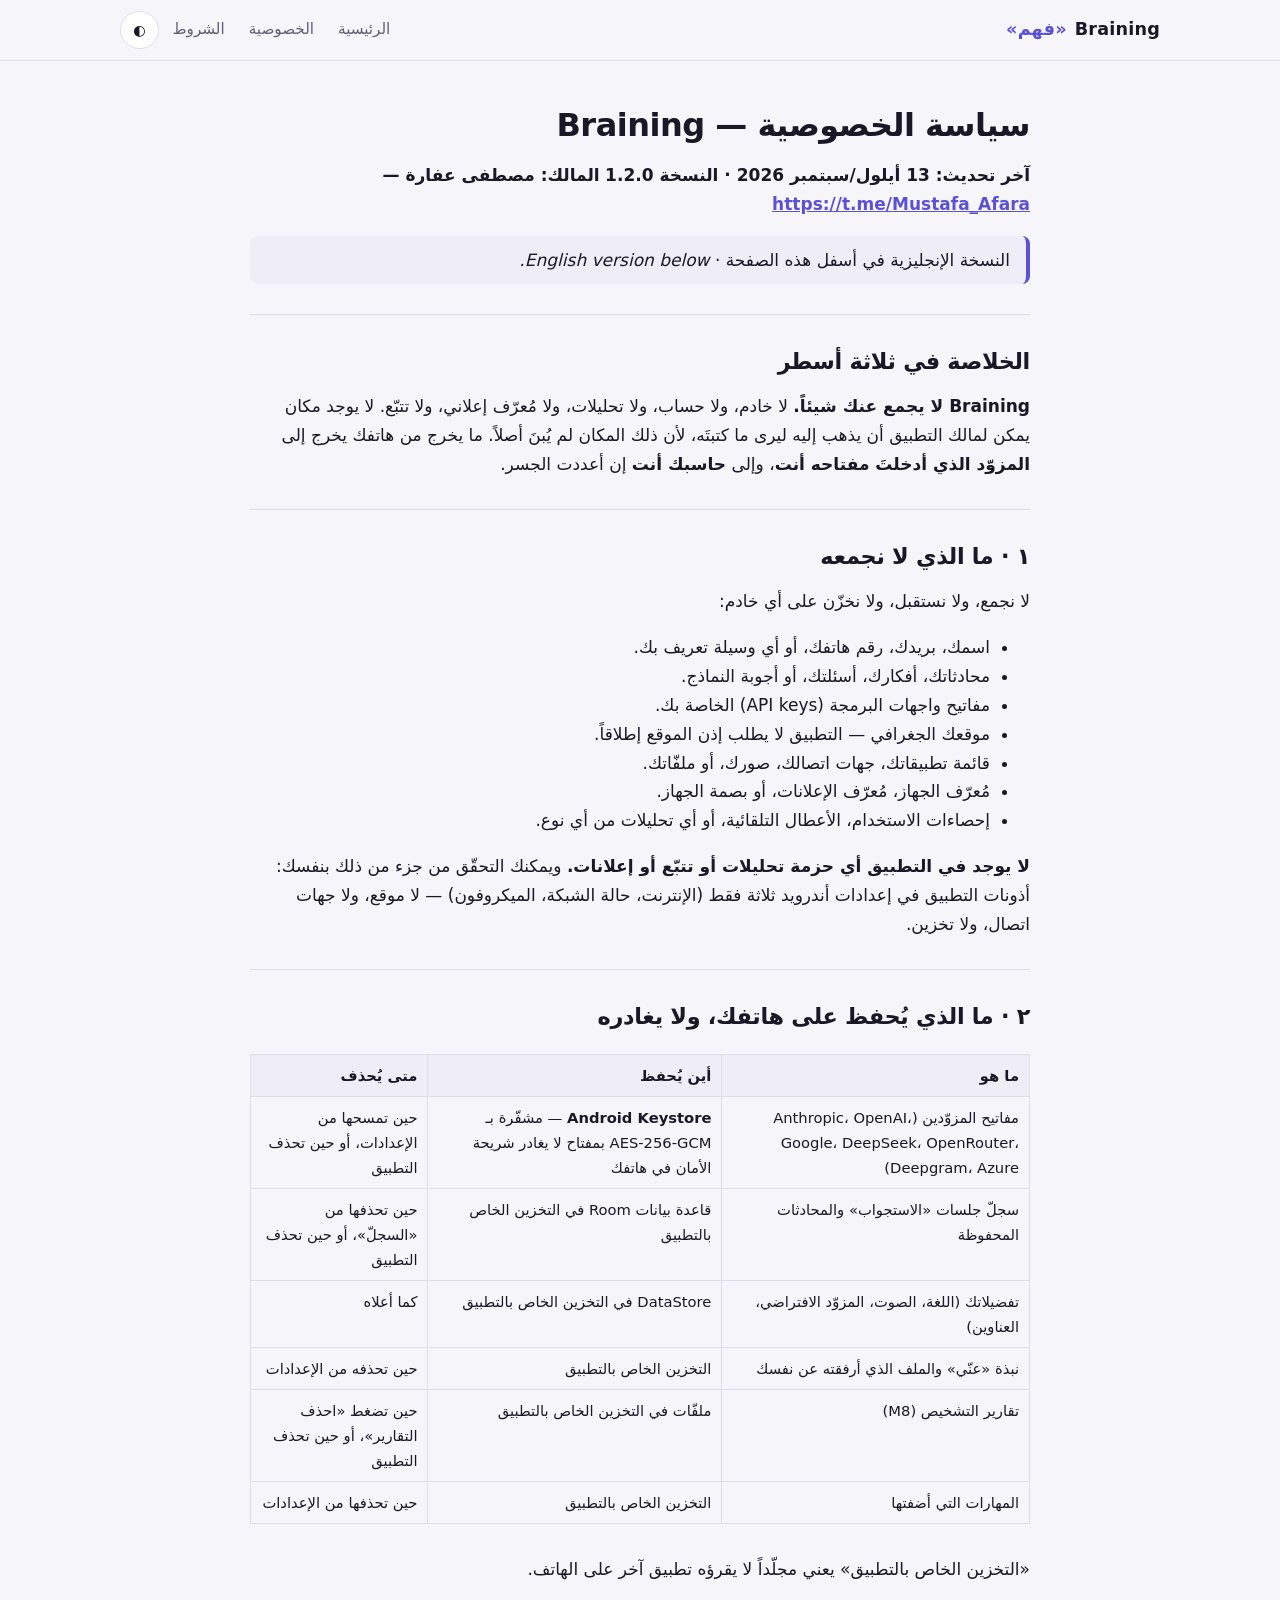
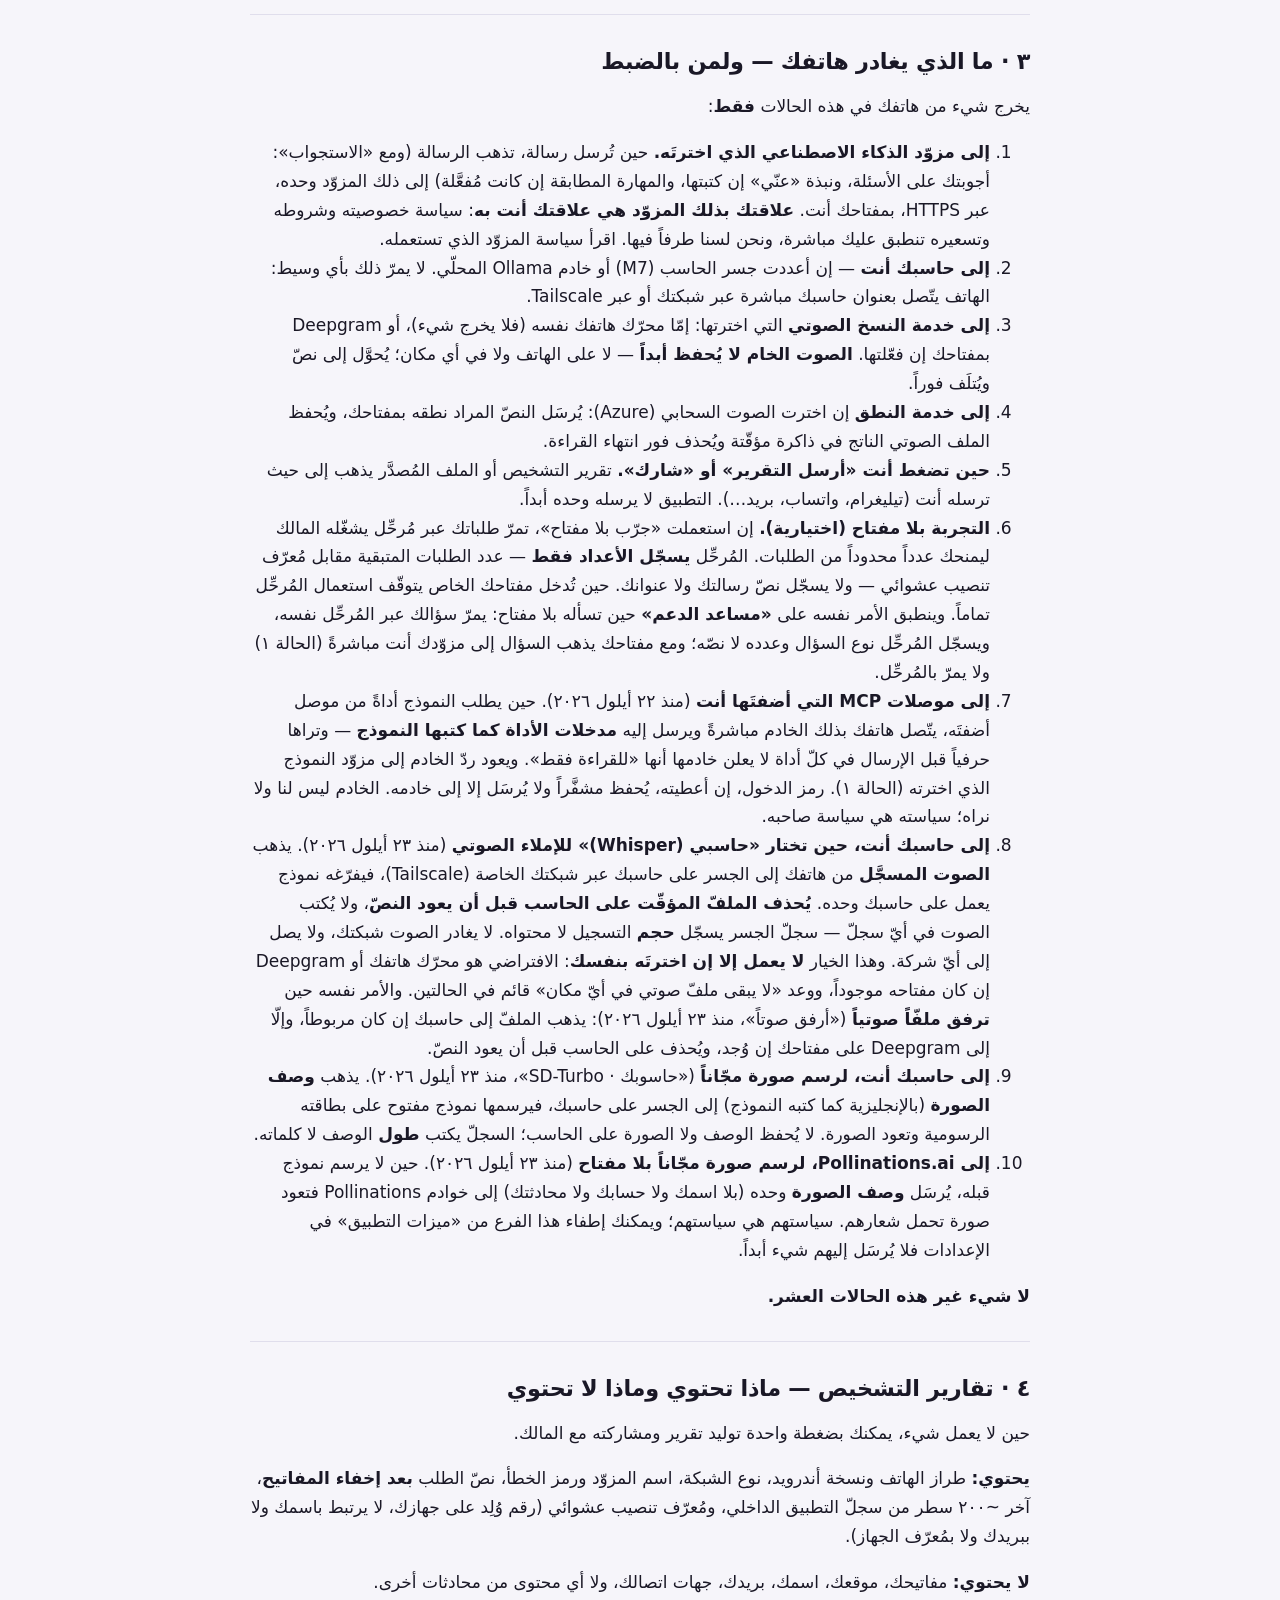
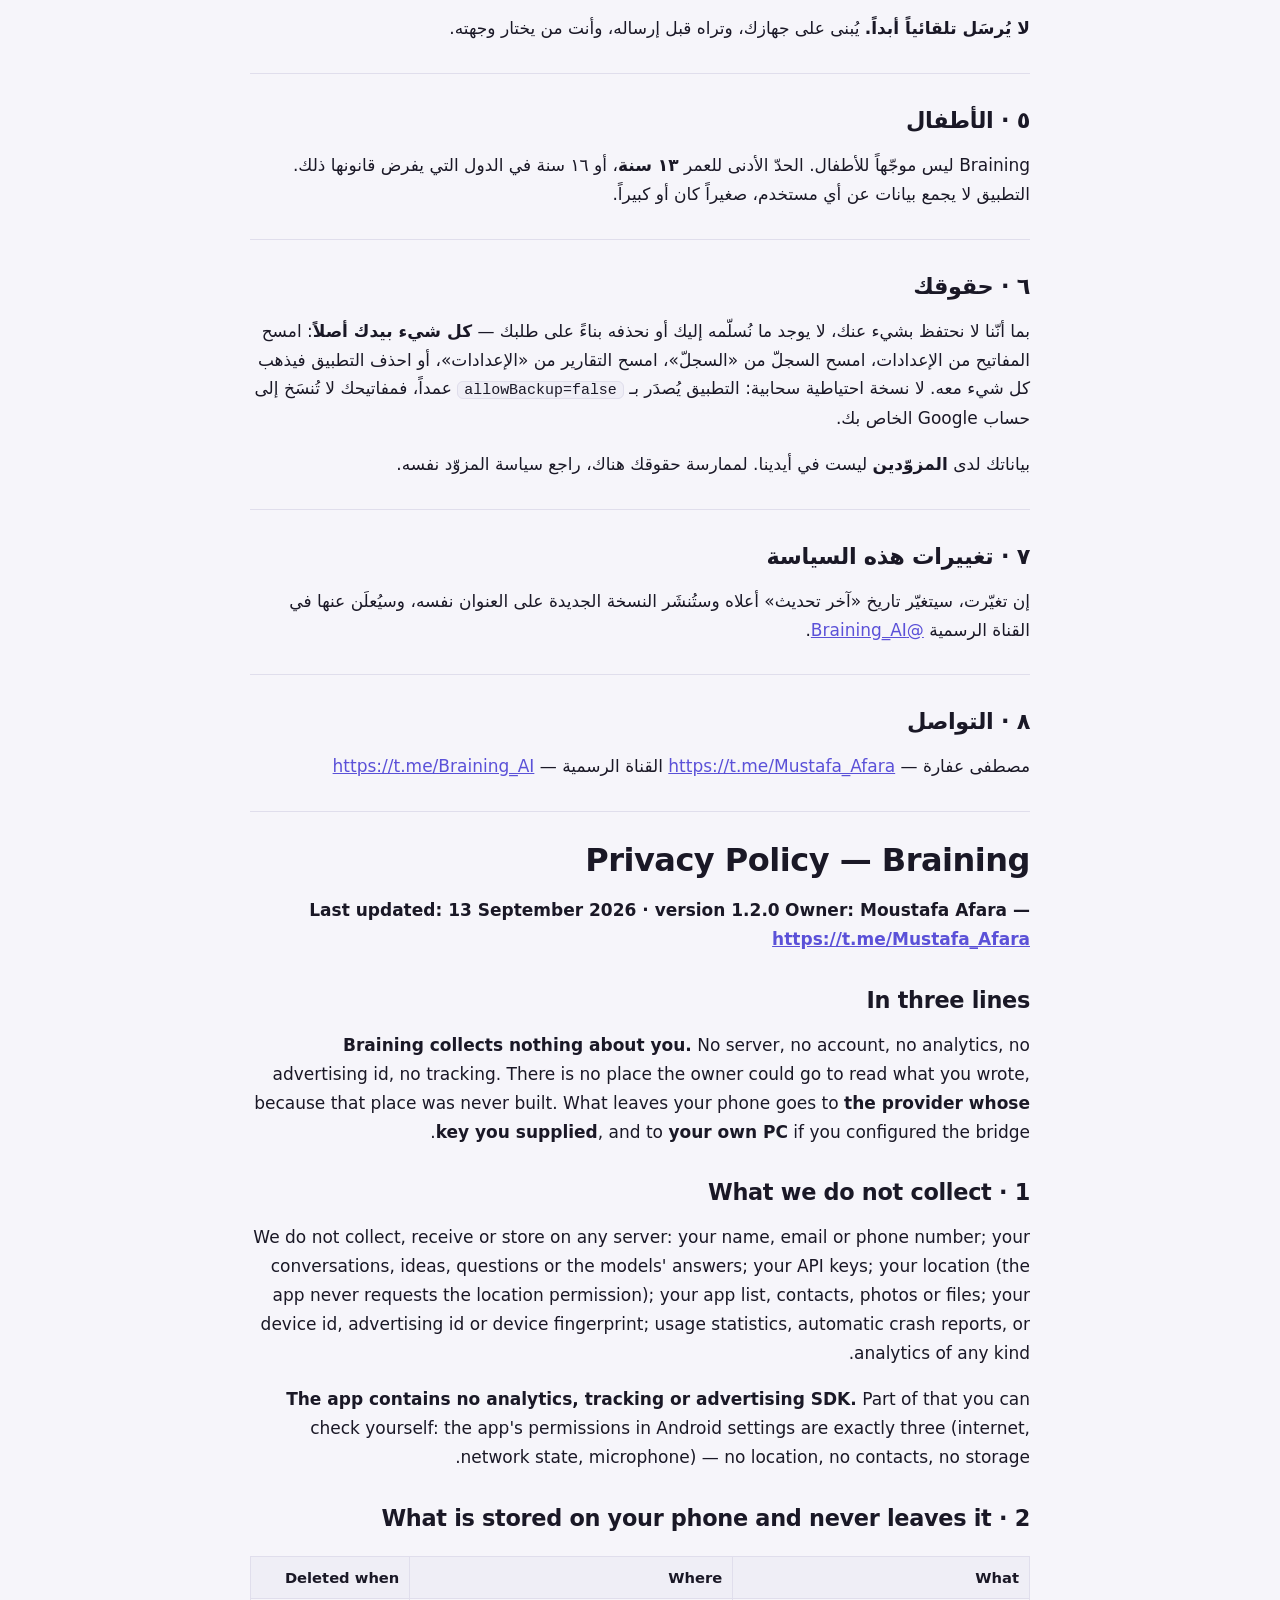
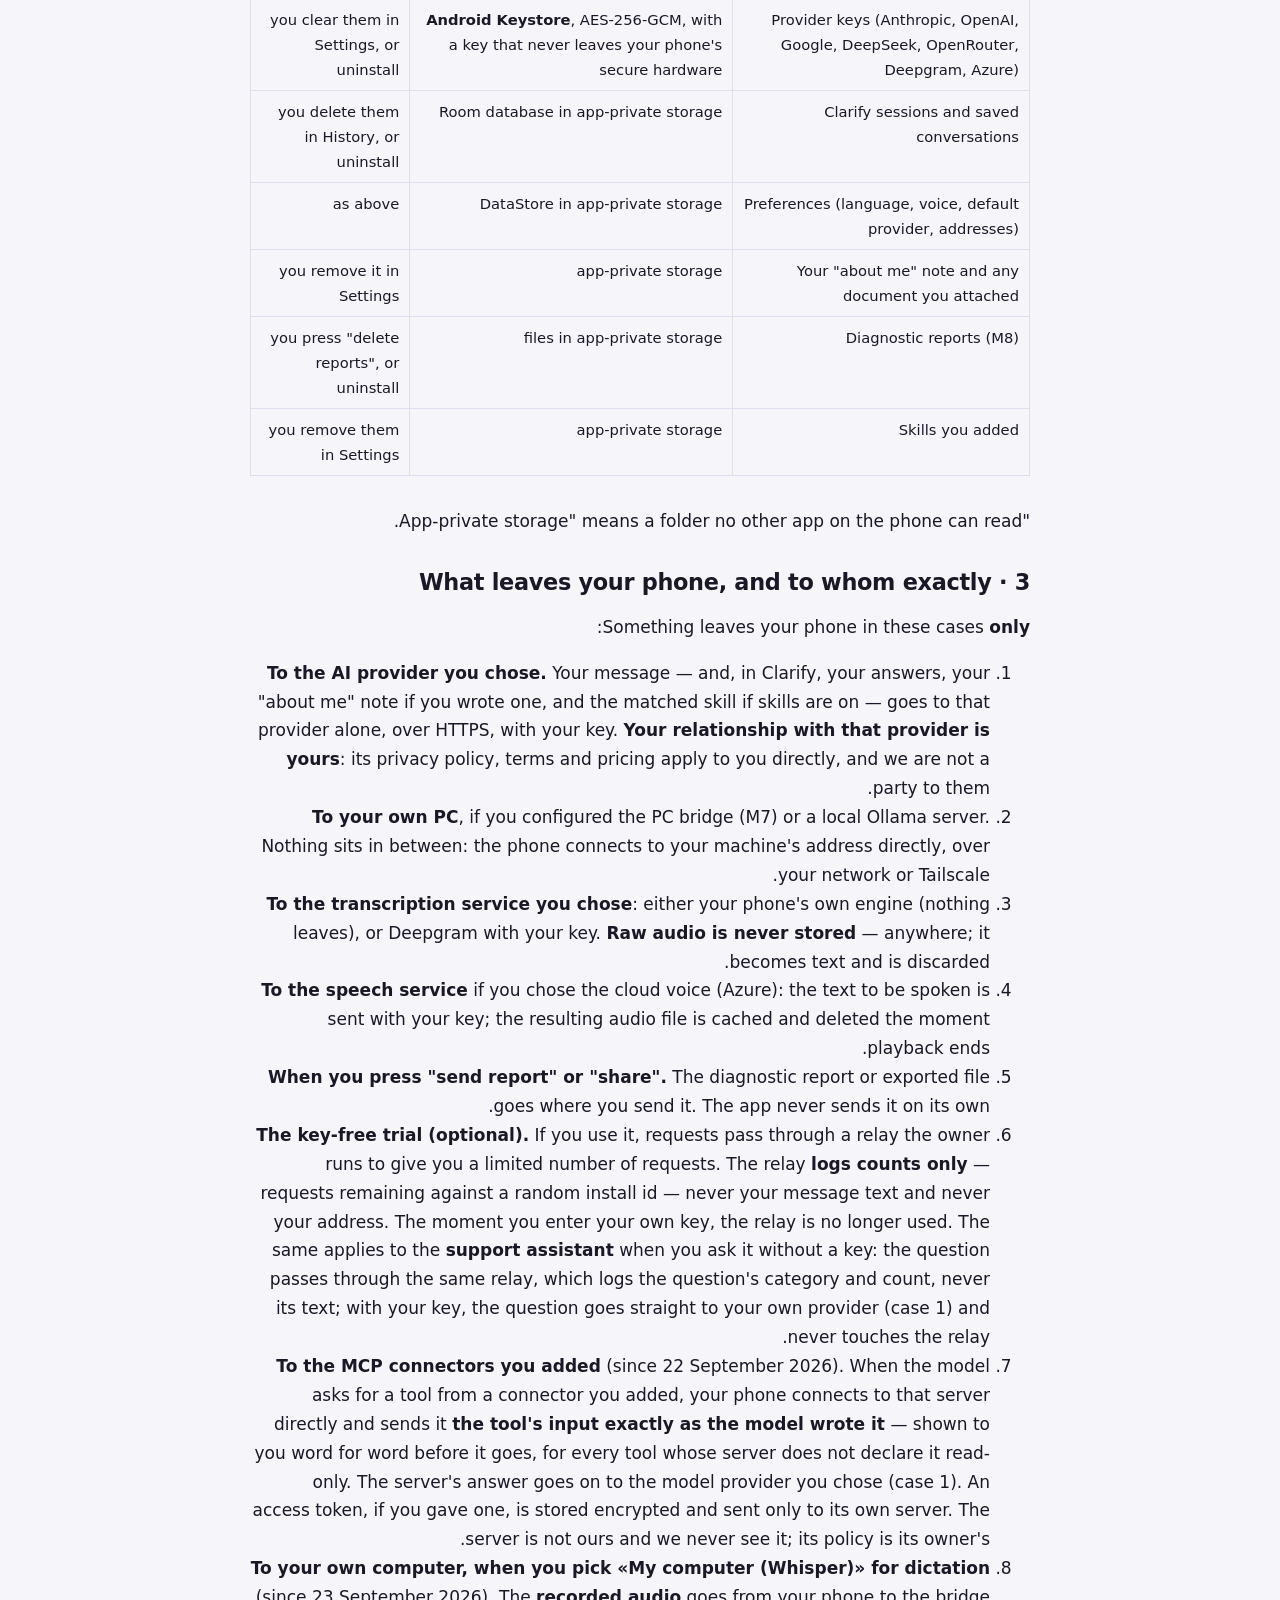
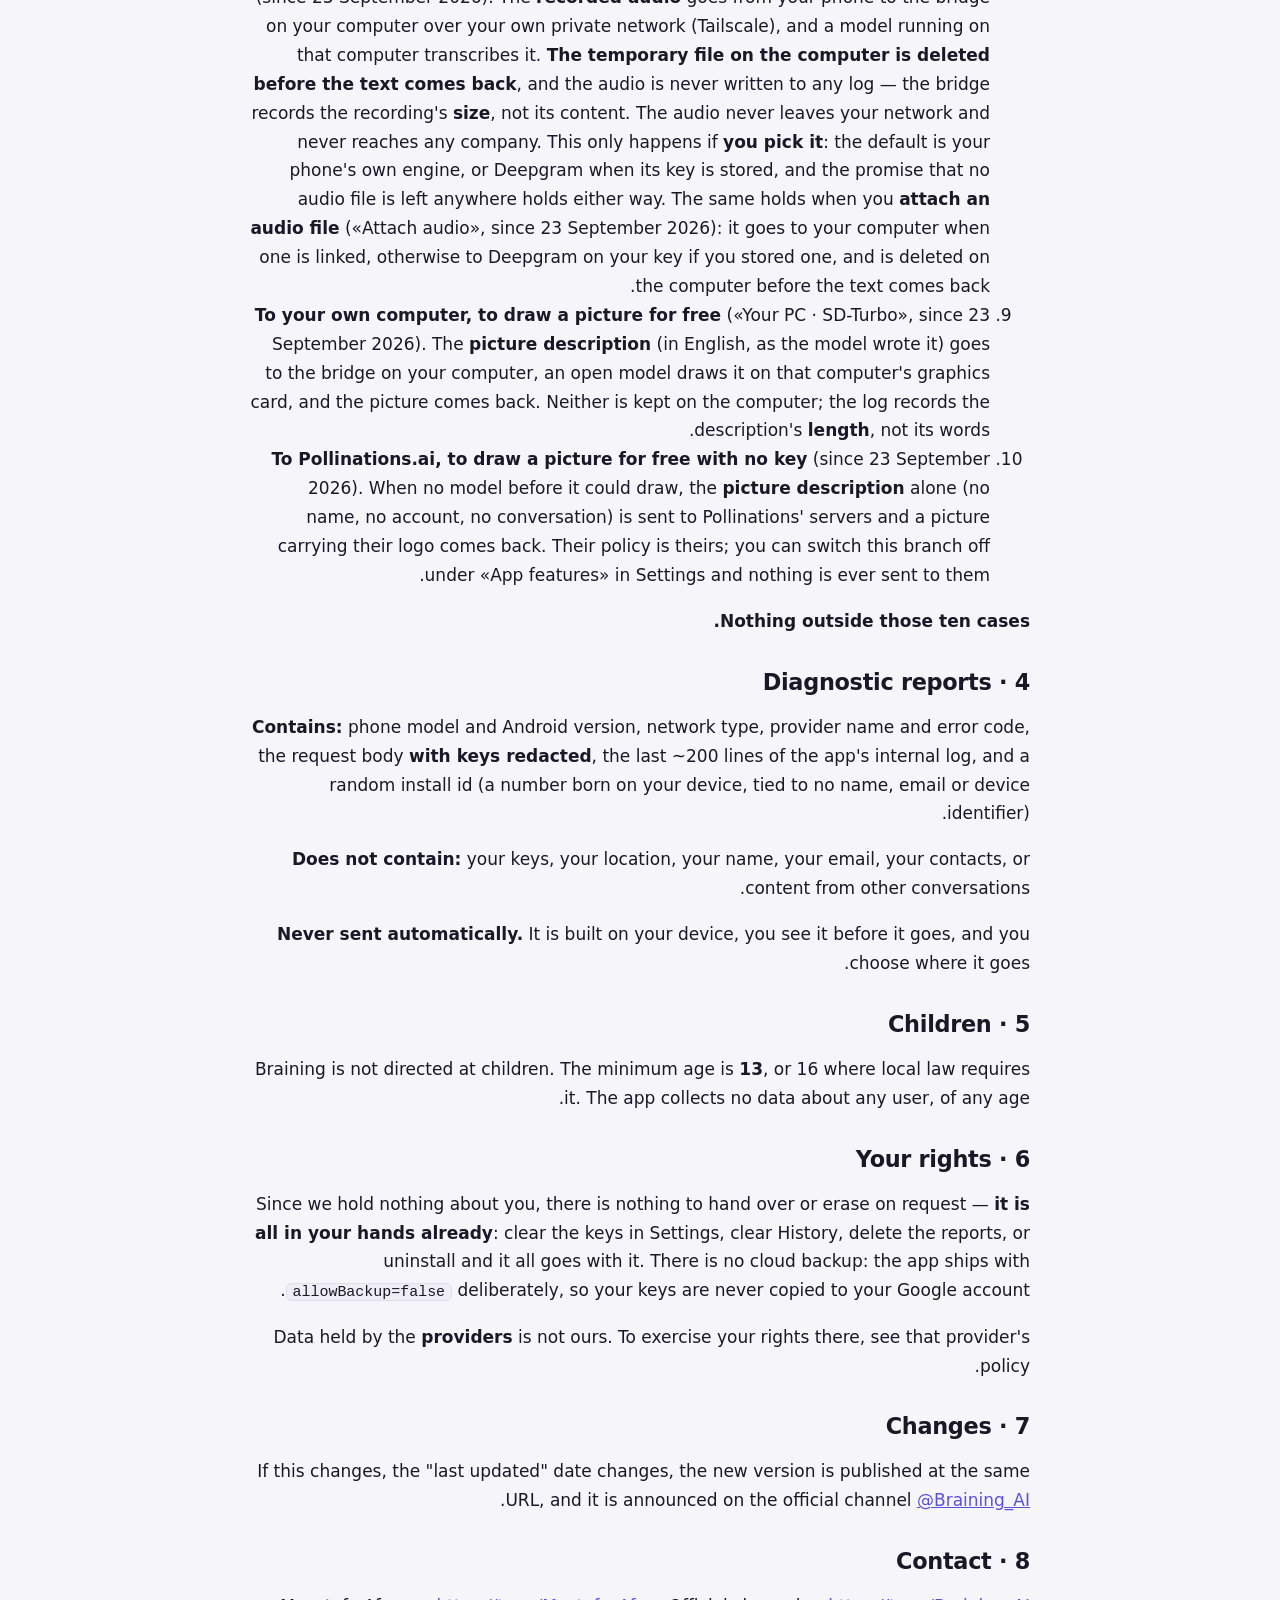
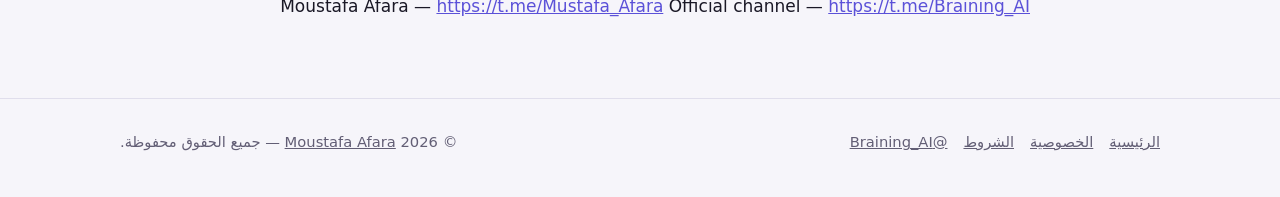
<file: privacy.html>
<!DOCTYPE html>
<html lang="ar" dir="rtl">
<head>
<meta charset="utf-8">
<meta name="viewport" content="width=device-width, initial-scale=1">
<title>سياسة الخصوصية — Braining</title>
<meta name="description" content="Braining لا يجمع عنك شيئاً: لا خادم، ولا حساب، ولا تحليلات. سياسة الخصوصية كاملة بالعربية والإنجليزية.">
<meta name="color-scheme" content="light dark">
<link rel="stylesheet" href="style.css">
</head>
<body>
<header>
  <div class="wrap">
    <div class="brand"><a href="index.html" style="color:inherit;text-decoration:none">Braining <span>«فهم»</span></a></div>
    <nav>
      <a href="index.html">الرئيسية</a>
      <a href="privacy.html">الخصوصية</a>
      <a href="terms.html">الشروط</a>
      <button class="chip" id="theme" type="button" aria-label="بدّل الوضع">◐</button>
    </nav>
  </div>
</header>
<main class="wrap prose">
<h1>سياسة الخصوصية — Braining</h1>
<p><strong>آخر تحديث: 13 أيلول/سبتمبر 2026 · النسخة 1.2.0</strong> <strong>المالك: مصطفى عفارة — <a href="https://t.me/Mustafa_Afara">https://t.me/Mustafa_Afara</a></strong></p>
<blockquote>النسخة الإنجليزية في أسفل هذه الصفحة · <em>English version below.</em></blockquote>
<hr>
<h2>الخلاصة في ثلاثة أسطر</h2>
<p><strong>Braining لا يجمع عنك شيئاً.</strong> لا خادم، ولا حساب، ولا تحليلات، ولا مُعرّف إعلاني، ولا تتبّع. لا يوجد مكان يمكن لمالك التطبيق أن يذهب إليه ليرى ما كتبتَه، لأن ذلك المكان لم يُبنَ أصلاً. ما يخرج من هاتفك يخرج إلى <strong>المزوّد الذي أدخلتَ مفتاحه أنت</strong>، وإلى <strong>حاسبك أنت</strong> إن أعددت الجسر.</p>
<hr>
<h2>١ · ما الذي لا نجمعه</h2>
<p>لا نجمع، ولا نستقبل، ولا نخزّن على أي خادم:</p>
<ul><li>اسمك، بريدك، رقم هاتفك، أو أي وسيلة تعريف بك.</li><li>محادثاتك، أفكارك، أسئلتك، أو أجوبة النماذج.</li><li>مفاتيح واجهات البرمجة (API keys) الخاصة بك.</li><li>موقعك الجغرافي — التطبيق لا يطلب إذن الموقع إطلاقاً.</li><li>قائمة تطبيقاتك، جهات اتصالك، صورك، أو ملفّاتك.</li><li>مُعرّف الجهاز، مُعرّف الإعلانات، أو بصمة الجهاز.</li><li>إحصاءات الاستخدام، الأعطال التلقائية، أو أي تحليلات من أي نوع.</li></ul>
<p><strong>لا يوجد في التطبيق أي حزمة تحليلات أو تتبّع أو إعلانات.</strong> ويمكنك التحقّق من جزء من ذلك بنفسك: أذونات التطبيق في إعدادات أندرويد ثلاثة فقط (الإنترنت، حالة الشبكة، الميكروفون) — لا موقع، ولا جهات اتصال، ولا تخزين.</p>
<hr>
<h2>٢ · ما الذي يُحفظ على هاتفك، ولا يغادره</h2>
<div style="overflow-x:auto"><table><thead><tr><th>ما هو</th><th>أين يُحفظ</th><th>متى يُحذف</th></tr></thead><tbody><tr><td>مفاتيح المزوّدين (Anthropic، OpenAI، Google، DeepSeek، OpenRouter، Deepgram، Azure)</td><td><strong>Android Keystore</strong> — مشفّرة بـ AES‑256‑GCM بمفتاح لا يغادر شريحة الأمان في هاتفك</td><td>حين تمسحها من الإعدادات، أو حين تحذف التطبيق</td></tr><tr><td>سجلّ جلسات «الاستجواب» والمحادثات المحفوظة</td><td>قاعدة بيانات Room في التخزين الخاص بالتطبيق</td><td>حين تحذفها من «السجلّ»، أو حين تحذف التطبيق</td></tr><tr><td>تفضيلاتك (اللغة، الصوت، المزوّد الافتراضي، العناوين)</td><td>DataStore في التخزين الخاص بالتطبيق</td><td>كما أعلاه</td></tr><tr><td>نبذة «عنّي» والملف الذي أرفقته عن نفسك</td><td>التخزين الخاص بالتطبيق</td><td>حين تحذفه من الإعدادات</td></tr><tr><td>تقارير التشخيص (M8)</td><td>ملفّات في التخزين الخاص بالتطبيق</td><td>حين تضغط «احذف التقارير»، أو حين تحذف التطبيق</td></tr><tr><td>المهارات التي أضفتها</td><td>التخزين الخاص بالتطبيق</td><td>حين تحذفها من الإعدادات</td></tr></tbody></table></div>
<p>«التخزين الخاص بالتطبيق» يعني مجلّداً لا يقرؤه تطبيق آخر على الهاتف.</p>
<hr>
<h2>٣ · ما الذي يغادر هاتفك — ولمن بالضبط</h2>
<p>يخرج شيء من هاتفك في هذه الحالات <strong>فقط</strong>:</p>
<ol><li><strong>إلى مزوّد الذكاء الاصطناعي الذي اخترتَه.</strong> حين تُرسل رسالة، تذهب الرسالة (ومع «الاستجواب»: أجوبتك على الأسئلة، ونبذة «عنّي» إن كتبتها، والمهارة المطابقة إن كانت مُفعَّلة) إلى ذلك المزوّد وحده، عبر HTTPS، بمفتاحك أنت. <strong>علاقتك بذلك المزوّد هي علاقتك أنت به</strong>: سياسة خصوصيته وشروطه وتسعيره تنطبق عليك مباشرة، ونحن لسنا طرفاً فيها. اقرأ سياسة المزوّد الذي تستعمله.</li><li><strong>إلى حاسبك أنت</strong> — إن أعددت جسر الحاسب (M7) أو خادم Ollama المحلّي. لا يمرّ ذلك بأي وسيط: الهاتف يتّصل بعنوان حاسبك مباشرة عبر شبكتك أو عبر Tailscale.</li><li><strong>إلى خدمة النسخ الصوتي</strong> التي اخترتها: إمّا محرّك هاتفك نفسه (فلا يخرج شيء)، أو Deepgram بمفتاحك إن فعّلتها. <strong>الصوت الخام لا يُحفظ أبداً</strong> — لا على الهاتف ولا في أي مكان؛ يُحوَّل إلى نصّ ويُتلَف فوراً.</li><li><strong>إلى خدمة النطق</strong> إن اخترت الصوت السحابي (Azure): يُرسَل النصّ المراد نطقه بمفتاحك، ويُحفظ الملف الصوتي الناتج في ذاكرة مؤقّتة ويُحذف فور انتهاء القراءة.</li><li><strong>حين تضغط أنت «أرسل التقرير» أو «شارك».</strong> تقرير التشخيص أو الملف المُصدَّر يذهب إلى حيث ترسله أنت (تيليغرام، واتساب، بريد…). التطبيق لا يرسله وحده أبداً.</li><li><strong>التجربة بلا مفتاح (اختيارية).</strong> إن استعملت «جرّب بلا مفتاح»، تمرّ طلباتك عبر مُرحِّل يشغّله المالك ليمنحك عدداً محدوداً من الطلبات. المُرحِّل <strong>يسجّل الأعداد فقط</strong> — عدد الطلبات المتبقية مقابل مُعرّف تنصيب عشوائي — ولا يسجّل نصّ رسالتك ولا عنوانك. حين تُدخل مفتاحك الخاص يتوقّف استعمال المُرحِّل تماماً. وينطبق الأمر نفسه على <strong>«مساعد الدعم»</strong> حين تسأله بلا مفتاح: يمرّ سؤالك عبر المُرحِّل نفسه، ويسجّل المُرحِّل نوع السؤال وعدده لا نصّه؛ ومع مفتاحك يذهب السؤال إلى مزوّدك أنت مباشرةً (الحالة ١) ولا يمرّ بالمُرحِّل.</li><li><strong>إلى موصلات MCP التي أضفتَها أنت</strong> (منذ ٢٢ أيلول ٢٠٢٦). حين يطلب النموذج أداةً من موصل أضفتَه، يتّصل هاتفك بذلك الخادم مباشرةً ويرسل إليه <strong>مدخلات الأداة كما كتبها النموذج</strong> — وتراها حرفياً قبل الإرسال في كلّ أداة لا يعلن خادمها أنها «للقراءة فقط». ويعود ردّ الخادم إلى مزوّد النموذج الذي اخترته (الحالة ١). رمز الدخول، إن أعطيته، يُحفظ مشفَّراً ولا يُرسَل إلا إلى خادمه. الخادم ليس لنا ولا نراه؛ سياسته هي سياسة صاحبه.</li><li><strong>إلى حاسبك أنت، حين تختار «حاسبي (Whisper)» للإملاء الصوتي</strong> (منذ ٢٣ أيلول ٢٠٢٦). يذهب <strong>الصوت المسجَّل</strong> من هاتفك إلى الجسر على حاسبك عبر شبكتك الخاصة (Tailscale)، فيفرّغه نموذج يعمل على حاسبك وحده. <strong>يُحذف الملفّ المؤقّت على الحاسب قبل أن يعود النصّ</strong>، ولا يُكتب الصوت في أيّ سجلّ — سجلّ الجسر يسجّل <strong>حجم</strong> التسجيل لا محتواه. لا يغادر الصوت شبكتك، ولا يصل إلى أيّ شركة. وهذا الخيار <strong>لا يعمل إلا إن اخترتَه بنفسك</strong>: الافتراضي هو محرّك هاتفك أو Deepgram إن كان مفتاحه موجوداً، ووعد «لا يبقى ملفّ صوتي في أيّ مكان» قائم في الحالتين. والأمر نفسه حين <strong>ترفق ملفّاً صوتياً</strong> («أرفق صوتاً»، منذ ٢٣ أيلول ٢٠٢٦): يذهب الملفّ إلى حاسبك إن كان مربوطاً، وإلّا إلى Deepgram على مفتاحك إن وُجد، ويُحذف على الحاسب قبل أن يعود النصّ.</li><li><strong>إلى حاسبك أنت، لرسم صورة مجّاناً</strong> («حاسوبك · SD-Turbo»، منذ ٢٣ أيلول ٢٠٢٦). يذهب <strong>وصف الصورة</strong> (بالإنجليزية كما كتبه النموذج) إلى الجسر على حاسبك، فيرسمها نموذج مفتوح على بطاقته الرسومية وتعود الصورة. لا يُحفظ الوصف ولا الصورة على الحاسب؛ السجلّ يكتب <strong>طول</strong> الوصف لا كلماته.</li><li><strong>إلى Pollinations.ai، لرسم صورة مجّاناً بلا مفتاح</strong> (منذ ٢٣ أيلول ٢٠٢٦). حين لا يرسم نموذج قبله، يُرسَل <strong>وصف الصورة</strong> وحده (بلا اسمك ولا حسابك ولا محادثتك) إلى خوادم Pollinations فتعود صورة تحمل شعارهم. سياستهم هي سياستهم؛ ويمكنك إطفاء هذا الفرع من «ميزات التطبيق» في الإعدادات فلا يُرسَل إليهم شيء أبداً.</li></ol>
<p><strong>لا شيء غير هذه الحالات العشر.</strong></p>
<hr>
<h2>٤ · تقارير التشخيص — ماذا تحتوي وماذا لا تحتوي</h2>
<p>حين لا يعمل شيء، يمكنك بضغطة واحدة توليد تقرير ومشاركته مع المالك.</p>
<p><strong>يحتوي:</strong> طراز الهاتف ونسخة أندرويد، نوع الشبكة، اسم المزوّد ورمز الخطأ، نصّ الطلب <strong>بعد إخفاء المفاتيح</strong>، آخر ~٢٠٠ سطر من سجلّ التطبيق الداخلي، ومُعرّف تنصيب عشوائي (رقم وُلِد على جهازك، لا يرتبط باسمك ولا ببريدك ولا بمُعرّف الجهاز).</p>
<p><strong>لا يحتوي:</strong> مفاتيحك، موقعك، اسمك، بريدك، جهات اتصالك، ولا أي محتوى من محادثات أخرى.</p>
<p><strong>لا يُرسَل تلقائياً أبداً.</strong> يُبنى على جهازك، وتراه قبل إرساله، وأنت من يختار وجهته.</p>
<hr>
<h2>٥ · الأطفال</h2>
<p>Braining ليس موجّهاً للأطفال. الحدّ الأدنى للعمر <strong>١٣ سنة</strong>، أو ١٦ سنة في الدول التي يفرض قانونها ذلك. التطبيق لا يجمع بيانات عن أي مستخدم، صغيراً كان أو كبيراً.</p>
<hr>
<h2>٦ · حقوقك</h2>
<p>بما أنّنا لا نحتفظ بشيء عنك، لا يوجد ما نُسلّمه إليك أو نحذفه بناءً على طلبك — <strong>كل شيء بيدك أصلاً</strong>: امسح المفاتيح من الإعدادات، امسح السجلّ من «السجلّ»، امسح التقارير من «الإعدادات»، أو احذف التطبيق فيذهب كل شيء معه. لا نسخة احتياطية سحابية: التطبيق يُصدَر بـ <code>allowBackup=false</code> عمداً، فمفاتيحك لا تُنسَخ إلى حساب Google الخاص بك.</p>
<p>بياناتك لدى <strong>المزوّدين</strong> ليست في أيدينا. لممارسة حقوقك هناك، راجع سياسة المزوّد نفسه.</p>
<hr>
<h2>٧ · تغييرات هذه السياسة</h2>
<p>إن تغيّرت، سيتغيّر تاريخ «آخر تحديث» أعلاه وستُنشَر النسخة الجديدة على العنوان نفسه، وسيُعلَن عنها في القناة الرسمية <a href="https://t.me/Braining_AI">@Braining_AI</a>.</p>
<hr>
<h2>٨ · التواصل</h2>
<p>مصطفى عفارة — <a href="https://t.me/Mustafa_Afara">https://t.me/Mustafa_Afara</a> القناة الرسمية — <a href="https://t.me/Braining_AI">https://t.me/Braining_AI</a></p>
<hr>
<h1>Privacy Policy — Braining</h1>
<p><strong>Last updated: 13 September 2026 · version 1.2.0</strong> <strong>Owner: Moustafa Afara — <a href="https://t.me/Mustafa_Afara">https://t.me/Mustafa_Afara</a></strong></p>
<h2>In three lines</h2>
<p><strong>Braining collects nothing about you.</strong> No server, no account, no analytics, no advertising id, no tracking. There is no place the owner could go to read what you wrote, because that place was never built. What leaves your phone goes to <strong>the provider whose key you supplied</strong>, and to <strong>your own PC</strong> if you configured the bridge.</p>
<h2>1 · What we do not collect</h2>
<p>We do not collect, receive or store on any server: your name, email or phone number; your conversations, ideas, questions or the models' answers; your API keys; your location (the app never requests the location permission); your app list, contacts, photos or files; your device id, advertising id or device fingerprint; usage statistics, automatic crash reports, or analytics of any kind.</p>
<p><strong>The app contains no analytics, tracking or advertising SDK.</strong> Part of that you can check yourself: the app's permissions in Android settings are exactly three (internet, network state, microphone) — no location, no contacts, no storage.</p>
<h2>2 · What is stored on your phone and never leaves it</h2>
<div style="overflow-x:auto"><table><thead><tr><th>What</th><th>Where</th><th>Deleted when</th></tr></thead><tbody><tr><td>Provider keys (Anthropic, OpenAI, Google, DeepSeek, OpenRouter, Deepgram, Azure)</td><td><strong>Android Keystore</strong>, AES‑256‑GCM, with a key that never leaves your phone's secure hardware</td><td>you clear them in Settings, or uninstall</td></tr><tr><td>Clarify sessions and saved conversations</td><td>Room database in app-private storage</td><td>you delete them in History, or uninstall</td></tr><tr><td>Preferences (language, voice, default provider, addresses)</td><td>DataStore in app-private storage</td><td>as above</td></tr><tr><td>Your "about me" note and any document you attached</td><td>app-private storage</td><td>you remove it in Settings</td></tr><tr><td>Diagnostic reports (M8)</td><td>files in app-private storage</td><td>you press "delete reports", or uninstall</td></tr><tr><td>Skills you added</td><td>app-private storage</td><td>you remove them in Settings</td></tr></tbody></table></div>
<p>"App-private storage" means a folder no other app on the phone can read.</p>
<h2>3 · What leaves your phone, and to whom exactly</h2>
<p>Something leaves your phone in these cases <strong>only</strong>:</p>
<ol><li><strong>To the AI provider you chose.</strong> Your message — and, in Clarify, your answers, your "about me" note if you wrote one, and the matched skill if skills are on — goes to that provider alone, over HTTPS, with your key. <strong>Your relationship with that provider is yours</strong>: its privacy policy, terms and pricing apply to you directly, and we are not a party to them.</li><li><strong>To your own PC</strong>, if you configured the PC bridge (M7) or a local Ollama server. Nothing sits in between: the phone connects to your machine's address directly, over your network or Tailscale.</li><li><strong>To the transcription service you chose</strong>: either your phone's own engine (nothing leaves), or Deepgram with your key. <strong>Raw audio is never stored</strong> — anywhere; it becomes text and is discarded.</li><li><strong>To the speech service</strong> if you chose the cloud voice (Azure): the text to be spoken is sent with your key; the resulting audio file is cached and deleted the moment playback ends.</li><li><strong>When you press "send report" or "share".</strong> The diagnostic report or exported file goes where you send it. The app never sends it on its own.</li><li><strong>The key-free trial (optional).</strong> If you use it, requests pass through a relay the owner runs to give you a limited number of requests. The relay <strong>logs counts only</strong> — requests remaining against a random install id — never your message text and never your address. The moment you enter your own key, the relay is no longer used. The same applies to the <strong>support assistant</strong> when you ask it without a key: the question passes through the same relay, which logs the question's category and count, never its text; with your key, the question goes straight to your own provider (case 1) and never touches the relay.</li><li><strong>To the MCP connectors you added</strong> (since 22 September 2026). When the model asks for a tool from a connector you added, your phone connects to that server directly and sends it <strong>the tool's input exactly as the model wrote it</strong> — shown to you word for word before it goes, for every tool whose server does not declare it read-only. The server's answer goes on to the model provider you chose (case 1). An access token, if you gave one, is stored encrypted and sent only to its own server. The server is not ours and we never see it; its policy is its owner's.</li><li><strong>To your own computer, when you pick «My computer (Whisper)» for dictation</strong> (since 23 September 2026). The <strong>recorded audio</strong> goes from your phone to the bridge on your computer over your own private network (Tailscale), and a model running on that computer transcribes it. <strong>The temporary file on the computer is deleted before the text comes back</strong>, and the audio is never written to any log — the bridge records the recording's <strong>size</strong>, not its content. The audio never leaves your network and never reaches any company. This only happens if <strong>you pick it</strong>: the default is your phone's own engine, or Deepgram when its key is stored, and the promise that no audio file is left anywhere holds either way. The same holds when you <strong>attach an audio file</strong> («Attach audio», since 23 September 2026): it goes to your computer when one is linked, otherwise to Deepgram on your key if you stored one, and is deleted on the computer before the text comes back.</li><li><strong>To your own computer, to draw a picture for free</strong> («Your PC · SD-Turbo», since 23 September 2026). The <strong>picture description</strong> (in English, as the model wrote it) goes to the bridge on your computer, an open model draws it on that computer's graphics card, and the picture comes back. Neither is kept on the computer; the log records the description's <strong>length</strong>, not its words.</li><li><strong>To Pollinations.ai, to draw a picture for free with no key</strong> (since 23 September 2026). When no model before it could draw, the <strong>picture description</strong> alone (no name, no account, no conversation) is sent to Pollinations' servers and a picture carrying their logo comes back. Their policy is theirs; you can switch this branch off under «App features» in Settings and nothing is ever sent to them.</li></ol>
<p><strong>Nothing outside those ten cases.</strong></p>
<h2>4 · Diagnostic reports</h2>
<p><strong>Contains:</strong> phone model and Android version, network type, provider name and error code, the request body <strong>with keys redacted</strong>, the last ~200 lines of the app's internal log, and a random install id (a number born on your device, tied to no name, email or device identifier).</p>
<p><strong>Does not contain:</strong> your keys, your location, your name, your email, your contacts, or content from other conversations.</p>
<p><strong>Never sent automatically.</strong> It is built on your device, you see it before it goes, and you choose where it goes.</p>
<h2>5 · Children</h2>
<p>Braining is not directed at children. The minimum age is <strong>13</strong>, or 16 where local law requires it. The app collects no data about any user, of any age.</p>
<h2>6 · Your rights</h2>
<p>Since we hold nothing about you, there is nothing to hand over or erase on request — <strong>it is all in your hands already</strong>: clear the keys in Settings, clear History, delete the reports, or uninstall and it all goes with it. There is no cloud backup: the app ships with <code>allowBackup=false</code> deliberately, so your keys are never copied to your Google account.</p>
<p>Data held by the <strong>providers</strong> is not ours. To exercise your rights there, see that provider's policy.</p>
<h2>7 · Changes</h2>
<p>If this changes, the "last updated" date changes, the new version is published at the same URL, and it is announced on the official channel <a href="https://t.me/Braining_AI">@Braining_AI</a>.</p>
<h2>8 · Contact</h2>
<p>Moustafa Afara — <a href="https://t.me/Mustafa_Afara">https://t.me/Mustafa_Afara</a> Official channel — <a href="https://t.me/Braining_AI">https://t.me/Braining_AI</a></p>
</main>
<footer>
  <div class="wrap">
    <div class="foot-links">
      <a href="index.html">الرئيسية</a>
      <a href="privacy.html">الخصوصية</a>
      <a href="terms.html">الشروط</a>
      <a href="https://t.me/Braining_AI">@Braining_AI</a>
    </div>
    <div>© 2026 <a href="https://t.me/Mustafa_Afara">Moustafa Afara</a> — جميع الحقوق محفوظة.</div>
  </div>
</footer>
<script src="site.js"></script>
</body>
</html>
</file>
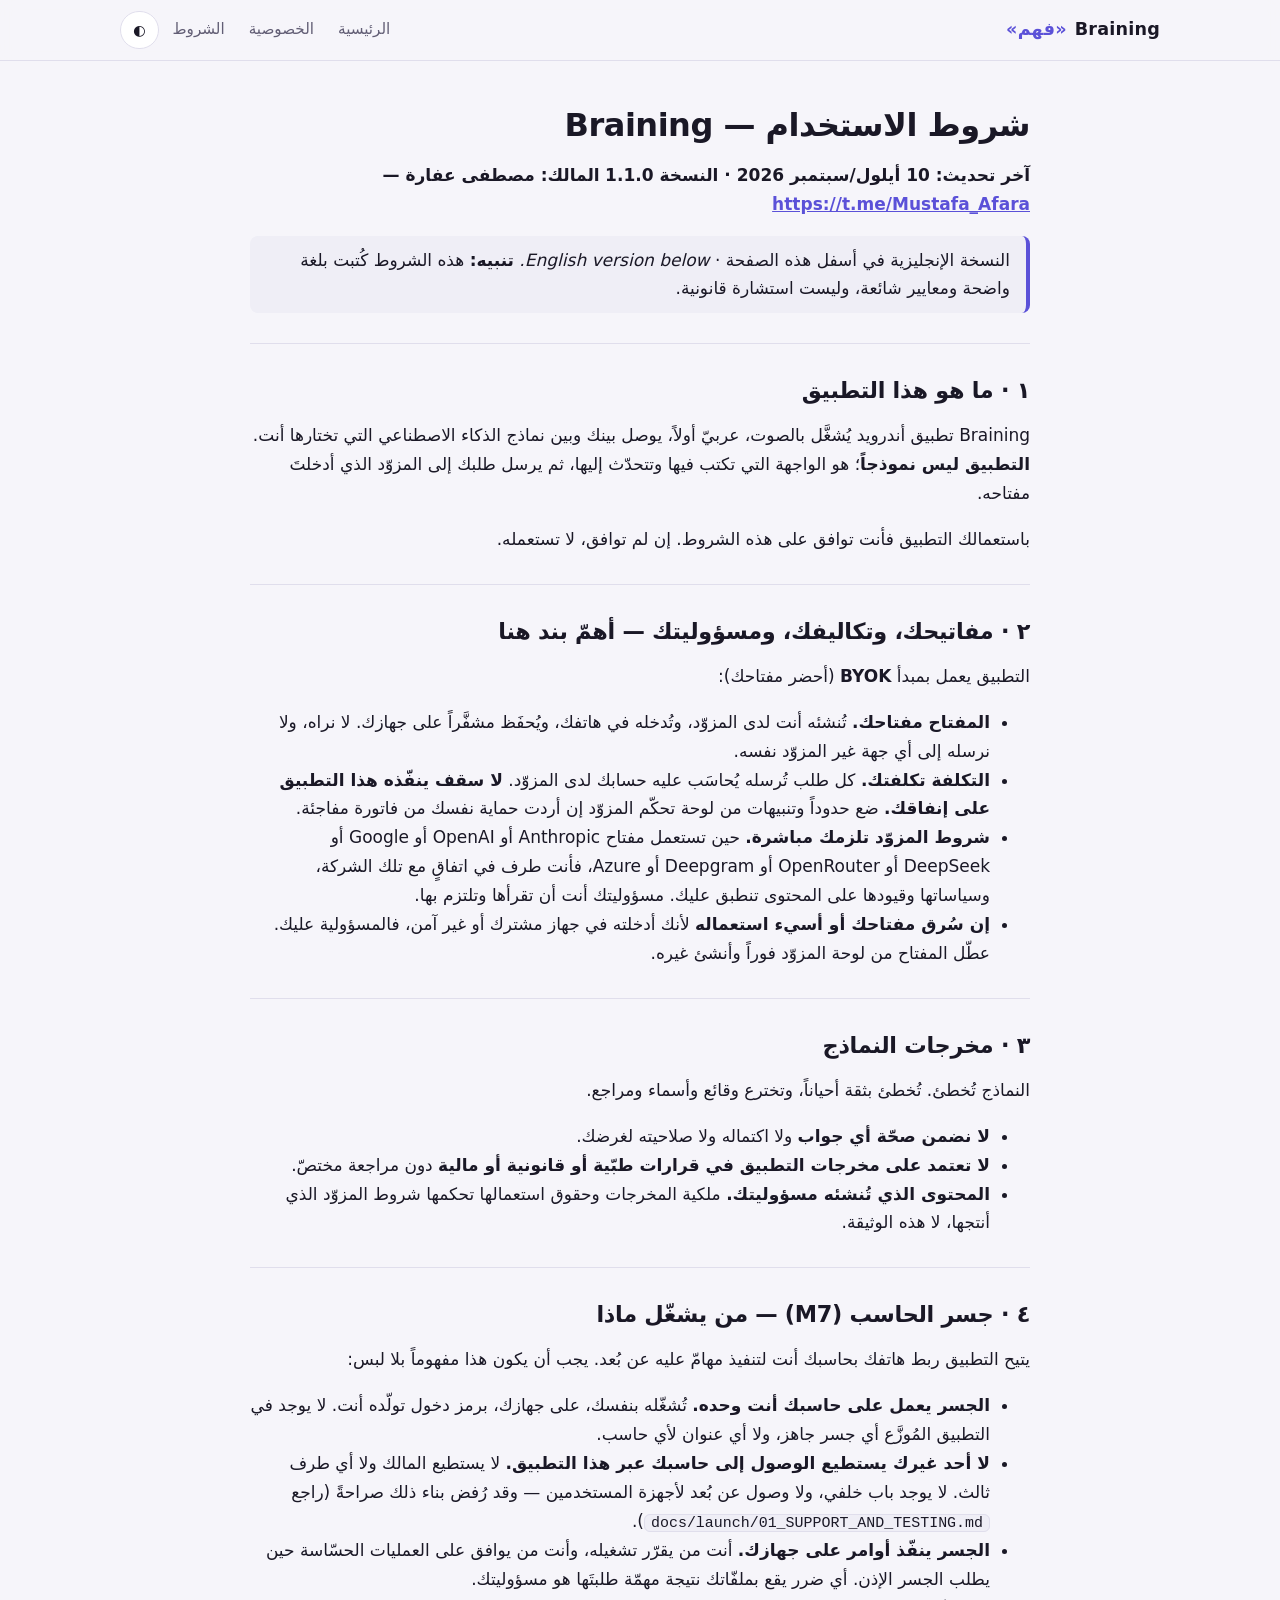
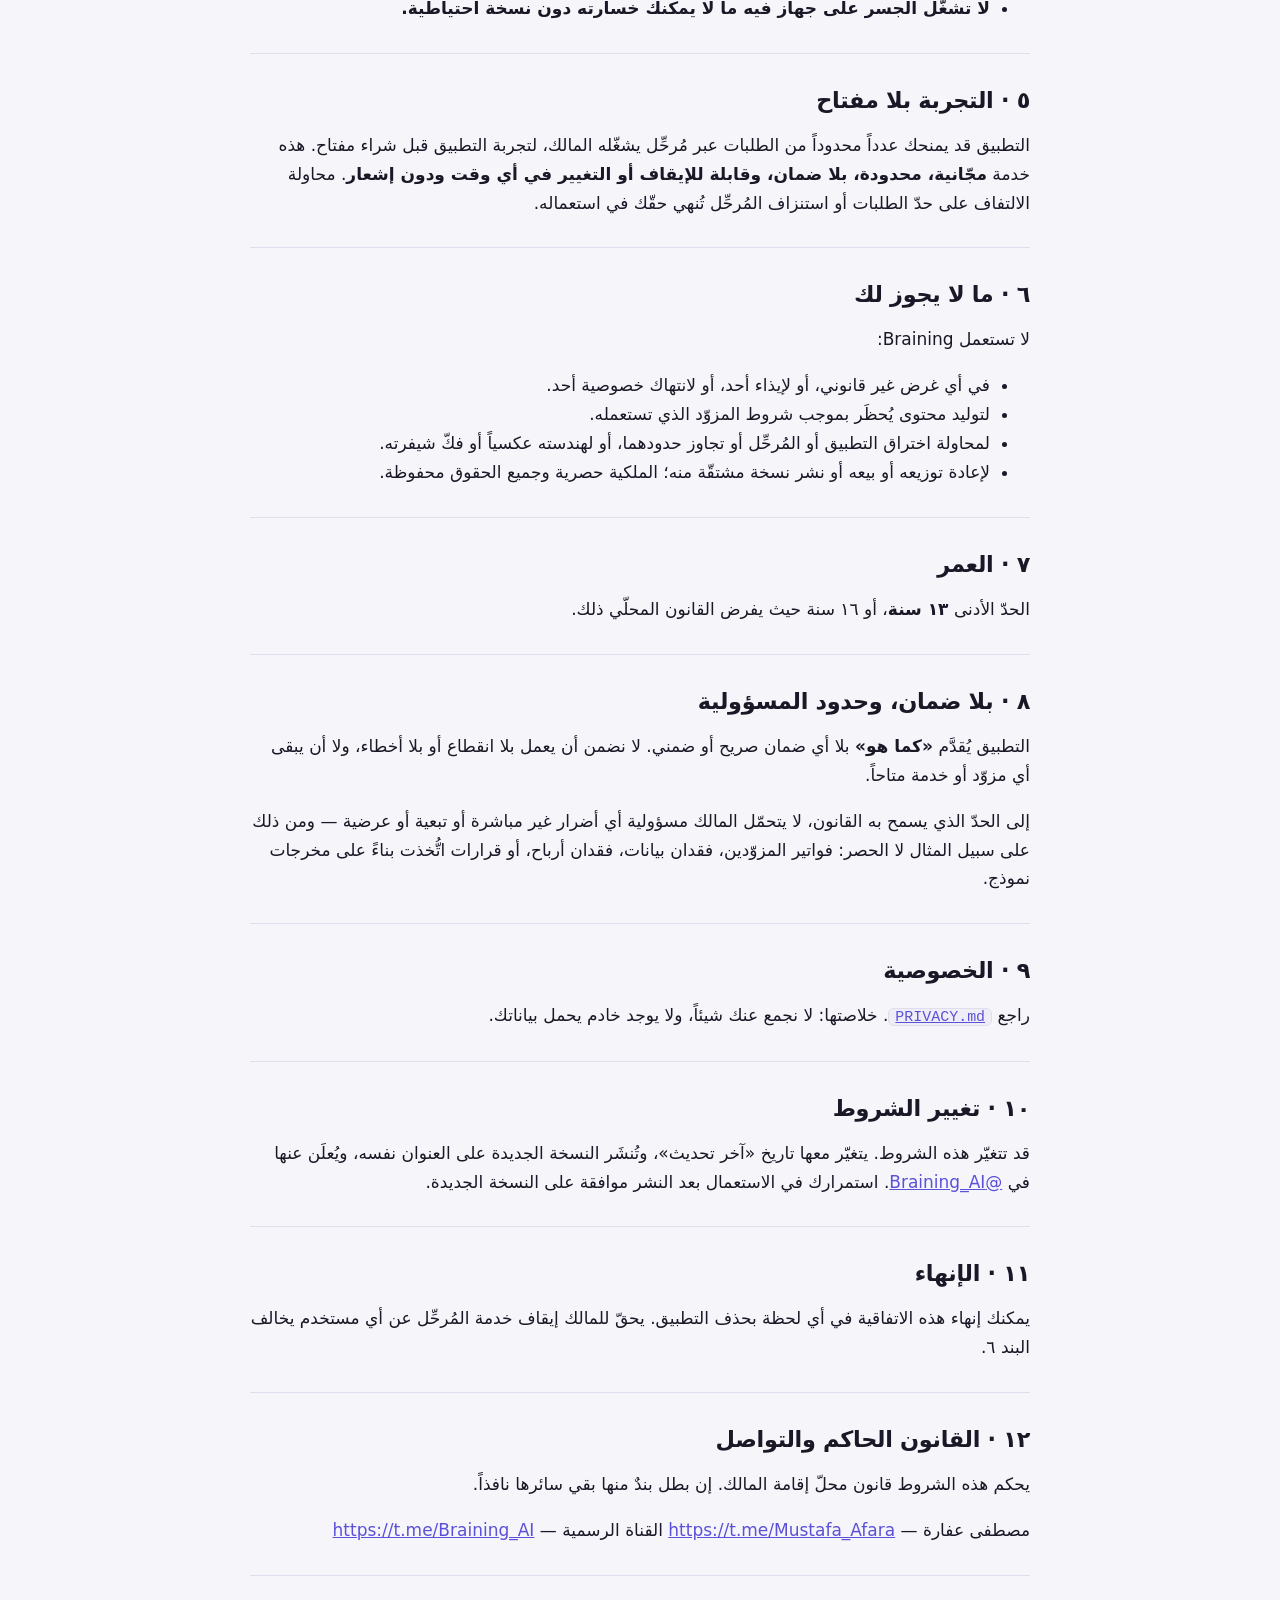
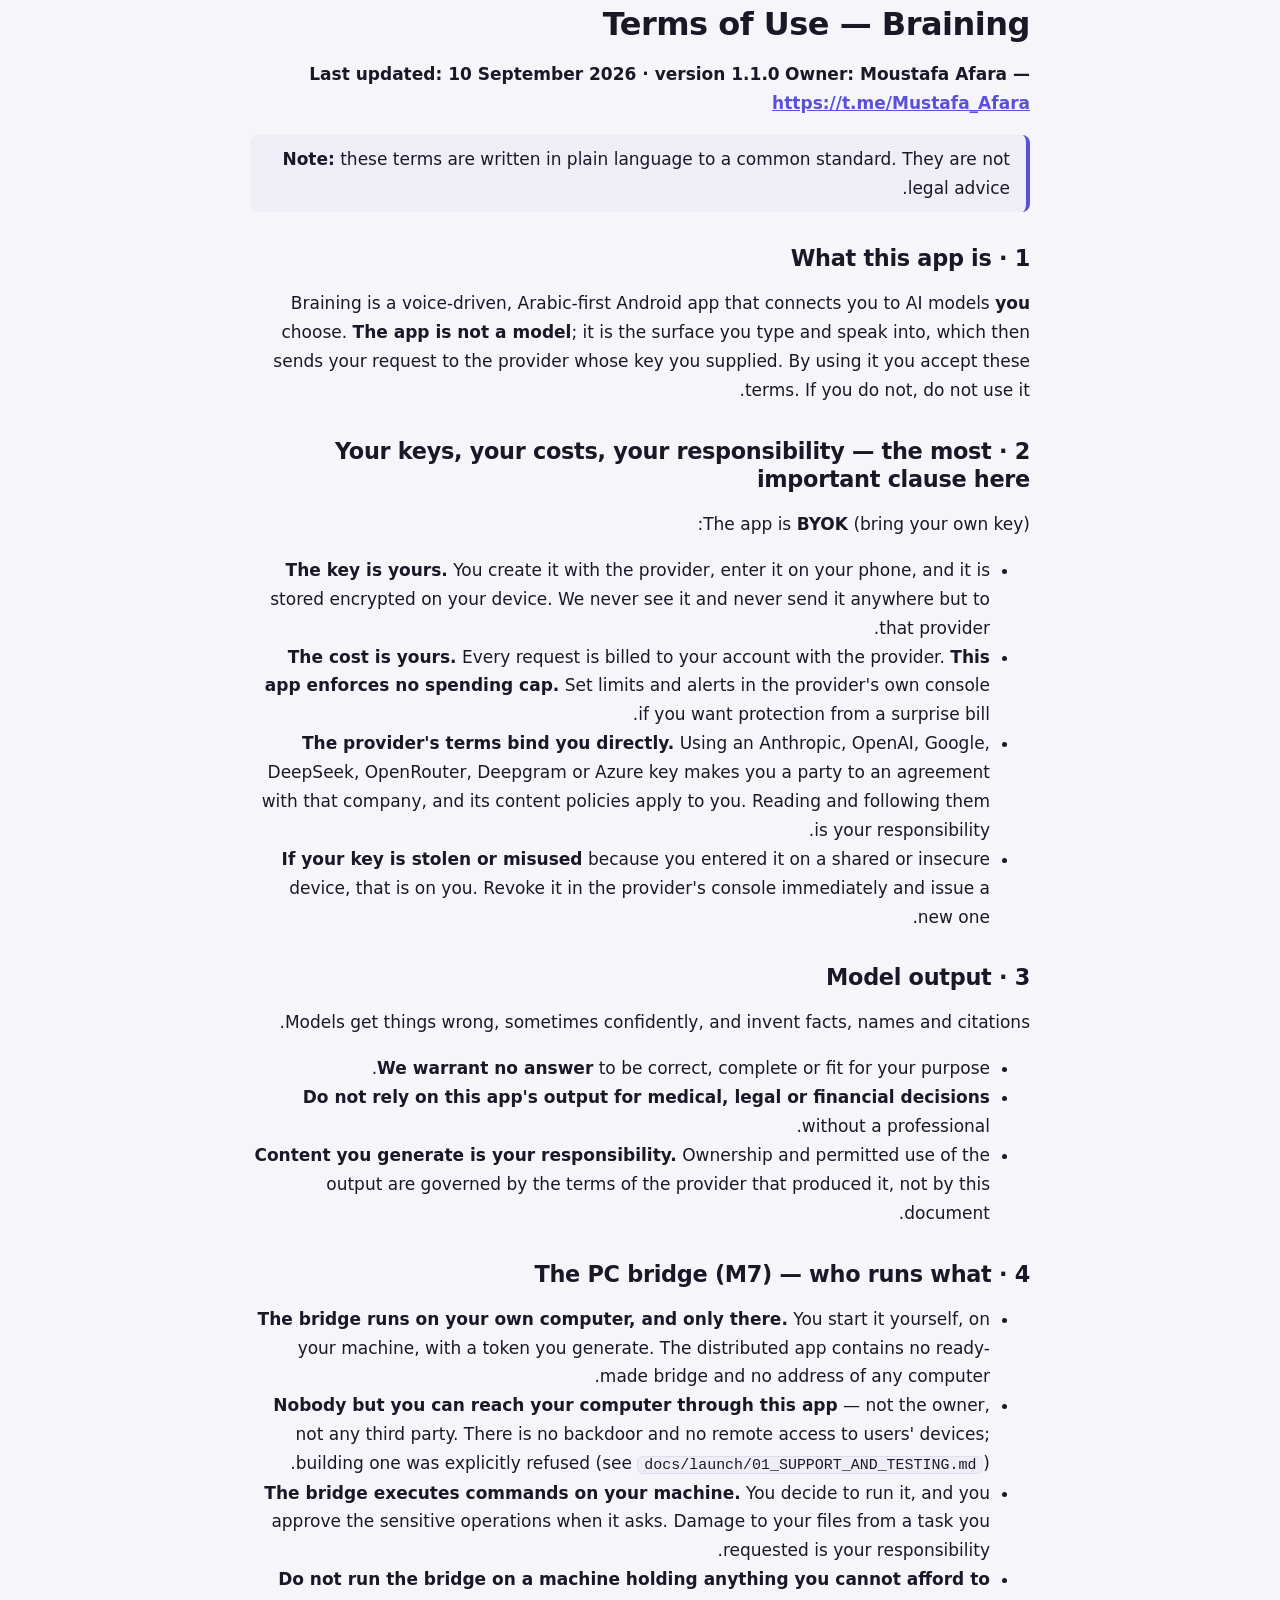
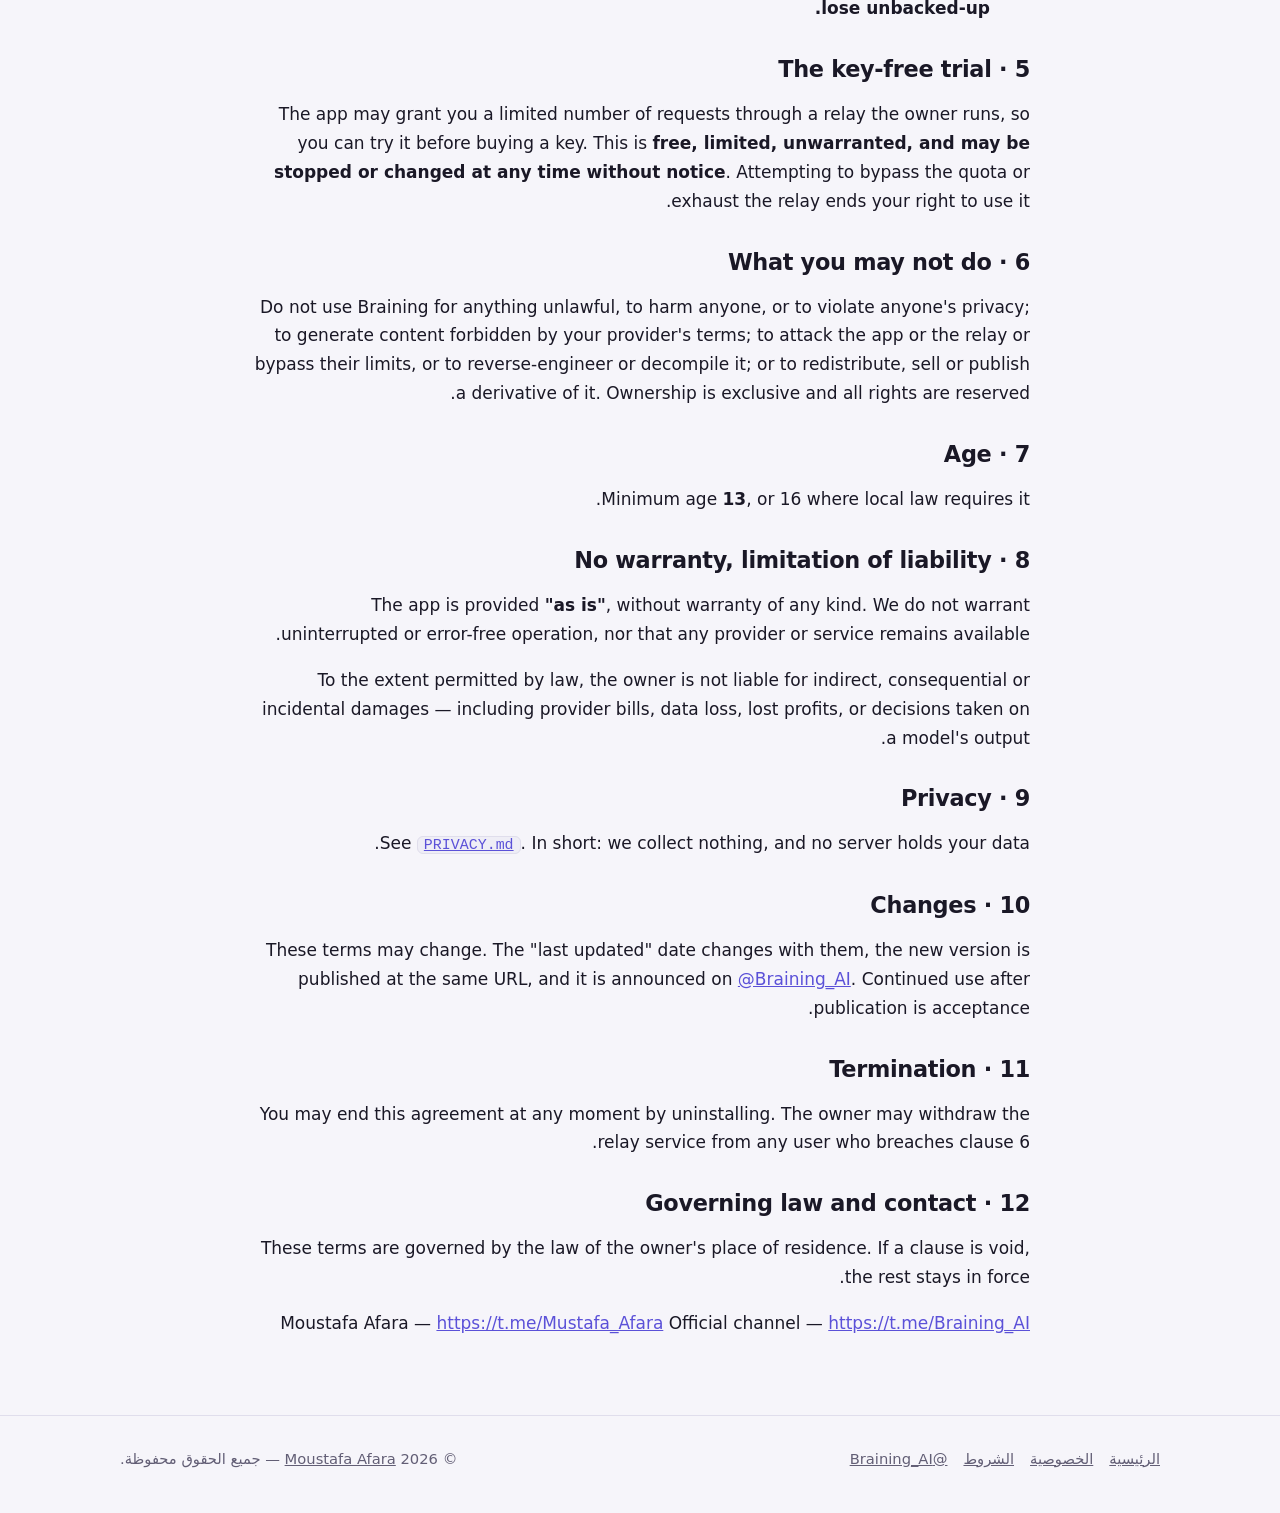
<file: terms.html>
<!DOCTYPE html>
<html lang="ar" dir="rtl">
<head>
<meta charset="utf-8">
<meta name="viewport" content="width=device-width, initial-scale=1">
<title>شروط الاستخدام — Braining</title>
<meta name="description" content="شروط استخدام Braining: مفاتيحك وتكاليفك ومسؤوليتك، ومخرجات النماذج، وجسر الحاسب.">
<meta name="color-scheme" content="light dark">
<link rel="stylesheet" href="style.css">
</head>
<body>
<header>
  <div class="wrap">
    <div class="brand"><a href="index.html" style="color:inherit;text-decoration:none">Braining <span>«فهم»</span></a></div>
    <nav>
      <a href="index.html">الرئيسية</a>
      <a href="privacy.html">الخصوصية</a>
      <a href="terms.html">الشروط</a>
      <button class="chip" id="theme" type="button" aria-label="بدّل الوضع">◐</button>
    </nav>
  </div>
</header>
<main class="wrap prose">
<h1>شروط الاستخدام — Braining</h1>
<p><strong>آخر تحديث: 10 أيلول/سبتمبر 2026 · النسخة 1.1.0</strong> <strong>المالك: مصطفى عفارة — <a href="https://t.me/Mustafa_Afara">https://t.me/Mustafa_Afara</a></strong></p>
<blockquote>النسخة الإنجليزية في أسفل هذه الصفحة · <em>English version below.</em> <strong>تنبيه:</strong> هذه الشروط كُتبت بلغة واضحة ومعايير شائعة، وليست استشارة قانونية.</blockquote>
<hr>
<h2>١ · ما هو هذا التطبيق</h2>
<p>Braining تطبيق أندرويد يُشغَّل بالصوت، عربيّ أولاً، يوصل بينك وبين نماذج الذكاء الاصطناعي التي تختارها أنت. <strong>التطبيق ليس نموذجاً</strong>؛ هو الواجهة التي تكتب فيها وتتحدّث إليها، ثم يرسل طلبك إلى المزوّد الذي أدخلتَ مفتاحه.</p>
<p>باستعمالك التطبيق فأنت توافق على هذه الشروط. إن لم توافق، لا تستعمله.</p>
<hr>
<h2>٢ · مفاتيحك، وتكاليفك، ومسؤوليتك — أهمّ بند هنا</h2>
<p>التطبيق يعمل بمبدأ <strong>BYOK</strong> (أحضر مفتاحك):</p>
<ul><li><strong>المفتاح مفتاحك.</strong> تُنشئه أنت لدى المزوّد، وتُدخله في هاتفك، ويُحفَظ مشفَّراً على جهازك. لا نراه، ولا نرسله إلى أي جهة غير المزوّد نفسه.</li><li><strong>التكلفة تكلفتك.</strong> كل طلب تُرسله يُحاسَب عليه حسابك لدى المزوّد. <strong>لا سقف ينفّذه هذا التطبيق على إنفاقك.</strong> ضع حدوداً وتنبيهات من لوحة تحكّم المزوّد إن أردت حماية نفسك من فاتورة مفاجئة.</li><li><strong>شروط المزوّد تلزمك مباشرة.</strong> حين تستعمل مفتاح Anthropic أو OpenAI أو Google أو DeepSeek أو OpenRouter أو Deepgram أو Azure، فأنت طرف في اتفاقٍ مع تلك الشركة، وسياساتها وقيودها على المحتوى تنطبق عليك. مسؤوليتك أنت أن تقرأها وتلتزم بها.</li><li><strong>إن سُرق مفتاحك أو أسيء استعماله</strong> لأنك أدخلته في جهاز مشترك أو غير آمن، فالمسؤولية عليك. عطّل المفتاح من لوحة المزوّد فوراً وأنشئ غيره.</li></ul>
<hr>
<h2>٣ · مخرجات النماذج</h2>
<p>النماذج تُخطئ. تُخطئ بثقة أحياناً، وتخترع وقائع وأسماء ومراجع.</p>
<ul><li><strong>لا نضمن صحّة أي جواب</strong> ولا اكتماله ولا صلاحيته لغرضك.</li><li><strong>لا تعتمد على مخرجات التطبيق في قرارات طبّية أو قانونية أو مالية</strong> دون مراجعة مختصّ.</li><li><strong>المحتوى الذي تُنشئه مسؤوليتك.</strong> ملكية المخرجات وحقوق استعمالها تحكمها شروط المزوّد الذي أنتجها، لا هذه الوثيقة.</li></ul>
<hr>
<h2>٤ · جسر الحاسب (M7) — من يشغّل ماذا</h2>
<p>يتيح التطبيق ربط هاتفك بحاسبك أنت لتنفيذ مهامّ عليه عن بُعد. يجب أن يكون هذا مفهوماً بلا لبس:</p>
<ul><li><strong>الجسر يعمل على حاسبك أنت وحده.</strong> تُشغّله بنفسك، على جهازك، برمز دخول تولّده أنت. لا يوجد في التطبيق المُوزَّع أي جسر جاهز، ولا أي عنوان لأي حاسب.</li><li><strong>لا أحد غيرك يستطيع الوصول إلى حاسبك عبر هذا التطبيق.</strong> لا يستطيع المالك ولا أي طرف ثالث. لا يوجد باب خلفي، ولا وصول عن بُعد لأجهزة المستخدمين — وقد رُفض بناء ذلك صراحةً (راجع <code>docs/launch/01_SUPPORT_AND_TESTING.md</code>).</li><li><strong>الجسر ينفّذ أوامر على جهازك.</strong> أنت من يقرّر تشغيله، وأنت من يوافق على العمليات الحسّاسة حين يطلب الجسر الإذن. أي ضرر يقع بملفّاتك نتيجة مهمّة طلبتَها هو مسؤوليتك.</li><li><strong>لا تشغّل الجسر على جهاز فيه ما لا يمكنك خسارته دون نسخة احتياطية.</strong></li></ul>
<hr>
<h2>٥ · التجربة بلا مفتاح</h2>
<p>التطبيق قد يمنحك عدداً محدوداً من الطلبات عبر مُرحِّل يشغّله المالك، لتجربة التطبيق قبل شراء مفتاح. هذه خدمة <strong>مجّانية، محدودة، بلا ضمان، وقابلة للإيقاف أو التغيير في أي وقت ودون إشعار</strong>. محاولة الالتفاف على حدّ الطلبات أو استنزاف المُرحِّل تُنهي حقّك في استعماله.</p>
<hr>
<h2>٦ · ما لا يجوز لك</h2>
<p>لا تستعمل Braining:</p>
<ul><li>في أي غرض غير قانوني، أو لإيذاء أحد، أو لانتهاك خصوصية أحد.</li><li>لتوليد محتوى يُحظَر بموجب شروط المزوّد الذي تستعمله.</li><li>لمحاولة اختراق التطبيق أو المُرحِّل أو تجاوز حدودهما، أو لهندسته عكسياً أو فكّ شيفرته.</li><li>لإعادة توزيعه أو بيعه أو نشر نسخة مشتقّة منه؛ الملكية حصرية وجميع الحقوق محفوظة.</li></ul>
<hr>
<h2>٧ · العمر</h2>
<p>الحدّ الأدنى <strong>١٣ سنة</strong>، أو ١٦ سنة حيث يفرض القانون المحلّي ذلك.</p>
<hr>
<h2>٨ · بلا ضمان، وحدود المسؤولية</h2>
<p>التطبيق يُقدَّم <strong>«كما هو»</strong> بلا أي ضمان صريح أو ضمني. لا نضمن أن يعمل بلا انقطاع أو بلا أخطاء، ولا أن يبقى أي مزوّد أو خدمة متاحاً.</p>
<p>إلى الحدّ الذي يسمح به القانون، لا يتحمّل المالك مسؤولية أي أضرار غير مباشرة أو تبعية أو عرضية — ومن ذلك على سبيل المثال لا الحصر: فواتير المزوّدين، فقدان بيانات، فقدان أرباح، أو قرارات اتُّخذت بناءً على مخرجات نموذج.</p>
<hr>
<h2>٩ · الخصوصية</h2>
<p>راجع <a href="privacy.html"><code>PRIVACY.md</code></a>. خلاصتها: لا نجمع عنك شيئاً، ولا يوجد خادم يحمل بياناتك.</p>
<hr>
<h2>١٠ · تغيير الشروط</h2>
<p>قد تتغيّر هذه الشروط. يتغيّر معها تاريخ «آخر تحديث»، وتُنشَر النسخة الجديدة على العنوان نفسه، ويُعلَن عنها في <a href="https://t.me/Braining_AI">@Braining_AI</a>. استمرارك في الاستعمال بعد النشر موافقة على النسخة الجديدة.</p>
<hr>
<h2>١١ · الإنهاء</h2>
<p>يمكنك إنهاء هذه الاتفاقية في أي لحظة بحذف التطبيق. يحقّ للمالك إيقاف خدمة المُرحِّل عن أي مستخدم يخالف البند ٦.</p>
<hr>
<h2>١٢ · القانون الحاكم والتواصل</h2>
<p>يحكم هذه الشروط قانون محلّ إقامة المالك. إن بطل بندٌ منها بقي سائرها نافذاً.</p>
<p>مصطفى عفارة — <a href="https://t.me/Mustafa_Afara">https://t.me/Mustafa_Afara</a> القناة الرسمية — <a href="https://t.me/Braining_AI">https://t.me/Braining_AI</a></p>
<hr>
<h1>Terms of Use — Braining</h1>
<p><strong>Last updated: 10 September 2026 · version 1.1.0</strong> <strong>Owner: Moustafa Afara — <a href="https://t.me/Mustafa_Afara">https://t.me/Mustafa_Afara</a></strong></p>
<blockquote><strong>Note:</strong> these terms are written in plain language to a common standard. They are not legal advice.</blockquote>
<h2>1 · What this app is</h2>
<p>Braining is a voice-driven, Arabic-first Android app that connects you to AI models <strong>you</strong> choose. <strong>The app is not a model</strong>; it is the surface you type and speak into, which then sends your request to the provider whose key you supplied. By using it you accept these terms. If you do not, do not use it.</p>
<h2>2 · Your keys, your costs, your responsibility — the most important clause here</h2>
<p>The app is <strong>BYOK</strong> (bring your own key):</p>
<ul><li><strong>The key is yours.</strong> You create it with the provider, enter it on your phone, and it is stored encrypted on your device. We never see it and never send it anywhere but to that provider.</li><li><strong>The cost is yours.</strong> Every request is billed to your account with the provider. <strong>This app enforces no spending cap.</strong> Set limits and alerts in the provider's own console if you want protection from a surprise bill.</li><li><strong>The provider's terms bind you directly.</strong> Using an Anthropic, OpenAI, Google, DeepSeek, OpenRouter, Deepgram or Azure key makes you a party to an agreement with that company, and its content policies apply to you. Reading and following them is your responsibility.</li><li><strong>If your key is stolen or misused</strong> because you entered it on a shared or insecure device, that is on you. Revoke it in the provider's console immediately and issue a new one.</li></ul>
<h2>3 · Model output</h2>
<p>Models get things wrong, sometimes confidently, and invent facts, names and citations.</p>
<ul><li><strong>We warrant no answer</strong> to be correct, complete or fit for your purpose.</li><li><strong>Do not rely on this app's output for medical, legal or financial decisions</strong> without a professional.</li><li><strong>Content you generate is your responsibility.</strong> Ownership and permitted use of the output are governed by the terms of the provider that produced it, not by this document.</li></ul>
<h2>4 · The PC bridge (M7) — who runs what</h2>
<ul><li><strong>The bridge runs on your own computer, and only there.</strong> You start it yourself, on your machine, with a token you generate. The distributed app contains no ready-made bridge and no address of any computer.</li><li><strong>Nobody but you can reach your computer through this app</strong> — not the owner, not any third party. There is no backdoor and no remote access to users' devices; building one was explicitly refused (see <code>docs/launch/01_SUPPORT_AND_TESTING.md</code>).</li><li><strong>The bridge executes commands on your machine.</strong> You decide to run it, and you approve the sensitive operations when it asks. Damage to your files from a task you requested is your responsibility.</li><li><strong>Do not run the bridge on a machine holding anything you cannot afford to lose unbacked-up.</strong></li></ul>
<h2>5 · The key-free trial</h2>
<p>The app may grant you a limited number of requests through a relay the owner runs, so you can try it before buying a key. This is <strong>free, limited, unwarranted, and may be stopped or changed at any time without notice</strong>. Attempting to bypass the quota or exhaust the relay ends your right to use it.</p>
<h2>6 · What you may not do</h2>
<p>Do not use Braining for anything unlawful, to harm anyone, or to violate anyone's privacy; to generate content forbidden by your provider's terms; to attack the app or the relay or bypass their limits, or to reverse-engineer or decompile it; or to redistribute, sell or publish a derivative of it. Ownership is exclusive and all rights are reserved.</p>
<h2>7 · Age</h2>
<p>Minimum age <strong>13</strong>, or 16 where local law requires it.</p>
<h2>8 · No warranty, limitation of liability</h2>
<p>The app is provided <strong>"as is"</strong>, without warranty of any kind. We do not warrant uninterrupted or error-free operation, nor that any provider or service remains available.</p>
<p>To the extent permitted by law, the owner is not liable for indirect, consequential or incidental damages — including provider bills, data loss, lost profits, or decisions taken on a model's output.</p>
<h2>9 · Privacy</h2>
<p>See <a href="privacy.html"><code>PRIVACY.md</code></a>. In short: we collect nothing, and no server holds your data.</p>
<h2>10 · Changes</h2>
<p>These terms may change. The "last updated" date changes with them, the new version is published at the same URL, and it is announced on <a href="https://t.me/Braining_AI">@Braining_AI</a>. Continued use after publication is acceptance.</p>
<h2>11 · Termination</h2>
<p>You may end this agreement at any moment by uninstalling. The owner may withdraw the relay service from any user who breaches clause 6.</p>
<h2>12 · Governing law and contact</h2>
<p>These terms are governed by the law of the owner's place of residence. If a clause is void, the rest stays in force.</p>
<p>Moustafa Afara — <a href="https://t.me/Mustafa_Afara">https://t.me/Mustafa_Afara</a> Official channel — <a href="https://t.me/Braining_AI">https://t.me/Braining_AI</a></p>
</main>
<footer>
  <div class="wrap">
    <div class="foot-links">
      <a href="index.html">الرئيسية</a>
      <a href="privacy.html">الخصوصية</a>
      <a href="terms.html">الشروط</a>
      <a href="https://t.me/Braining_AI">@Braining_AI</a>
    </div>
    <div>© 2026 <a href="https://t.me/Mustafa_Afara">Moustafa Afara</a> — جميع الحقوق محفوظة.</div>
  </div>
</footer>
<script src="site.js"></script>
</body>
</html>
</file>
<file: style.css>
/*
 * Braining — the site's stylesheet (E, 2026-09-25: the redesign, DECISIONS و٤١).
 *
 * The palette is the app's `BrandPalette` by value: Ink for dark, Paper for light. It follows the
 * visitor's system and offers a toggle. System fonts only: a font CDN would log every visitor's
 * address for a site whose whole point is that nothing is collected.
 *
 * Calm interactivity: reveal on scroll, a phone that plays short scripted scenes on demand, an
 * interactive connection diagram, accordions. No parallax, no autoplaying media, no cookie banner.
 */

:root {
  --ground: #F6F5FA;
  --surface: #FFFFFF;
  --raised: #EFEEF6;
  --line: #E0DEEC;
  --text: #1A1826;
  --muted: #625E75;
  --accent: #5B51D8;
  --accent-2: #0E9F8E;
  --on-accent: #FFFFFF;
  --accent-soft: #E8E6FB;
  --amber: #A86500;
  --glow: rgba(91, 81, 216, .18);
  --radius: 16px;
  --maxw: 1080px;
  color-scheme: light;
}
@media (prefers-color-scheme: dark) {
  :root:not([data-theme="light"]) {
    --ground: #0E0D14; --surface: #17161F; --raised: #201E2B; --line: #2C2937;
    --text: #E8E6F0; --muted: #A09CB2; --accent: #8B84F7; --accent-2: #3FD1BE;
    --on-accent: #0B0A11; --accent-soft: #241F45; --amber: #F0A500; --glow: rgba(139, 132, 247, .22);
    color-scheme: dark;
  }
}
:root[data-theme="dark"] {
  --ground: #0E0D14; --surface: #17161F; --raised: #201E2B; --line: #2C2937;
  --text: #E8E6F0; --muted: #A09CB2; --accent: #8B84F7; --accent-2: #3FD1BE;
  --on-accent: #0B0A11; --accent-soft: #241F45; --amber: #F0A500; --glow: rgba(139, 132, 247, .22);
  color-scheme: dark;
}

* { box-sizing: border-box; }
html { scroll-behavior: smooth; }
@media (prefers-reduced-motion: reduce) { html { scroll-behavior: auto; } * { animation: none !important; transition: none !important; } }
body {
  margin: 0; background: var(--ground); color: var(--text);
  font-family: system-ui, -apple-system, "Segoe UI", "Noto Sans Arabic", Tahoma, sans-serif;
  font-size: 17px; line-height: 1.7; -webkit-font-smoothing: antialiased; overflow-x: hidden;
}
a { color: var(--accent); }
.wrap { max-width: var(--maxw); margin: 0 auto; padding: 0 20px; }
/* Hidden by clipping, not by pushing it off-screen: `left:-999px` widened the page in RTL and
   shifted the whole Arabic layout sideways. */
.skip { position: absolute; top: 0; width: 1px; height: 1px; overflow: hidden; clip-path: inset(50%); white-space: nowrap; }
.skip:focus { width: auto; height: auto; clip-path: none; inset-inline-start: 16px; top: 16px; background: var(--surface); padding: 8px 12px; border-radius: 8px; z-index: 50; }
:focus-visible { outline: 3px solid var(--accent); outline-offset: 2px; border-radius: 6px; }

/* ── header ─────────────────────────────────────────────────────────────────── */
header { position: sticky; top: 0; z-index: 20; background: color-mix(in srgb, var(--ground) 86%, transparent); backdrop-filter: blur(10px); border-bottom: 1px solid var(--line); }
header .wrap { display: flex; align-items: center; justify-content: space-between; gap: 12px; min-height: 60px; }
.brand { font-weight: 800; font-size: 1.1rem; letter-spacing: .2px; display: flex; align-items: center; gap: 8px; }
.brand a { color: inherit; text-decoration: none; display: flex; align-items: center; gap: 8px; }
.brand span { color: var(--accent); font-weight: 700; }
.logo { width: 28px; height: 28px; border-radius: 8px; background: linear-gradient(135deg, var(--accent), var(--accent-2)); display: grid; place-items: center; color: #fff; font-size: 15px; font-weight: 800; }
nav { display: flex; align-items: center; gap: 4px; flex-wrap: wrap; justify-content: flex-end; }
nav a { color: var(--muted); text-decoration: none; padding: 6px 10px; border-radius: 10px; font-size: .95rem; }
nav a:hover { color: var(--text); background: var(--raised); }
nav .links { display: flex; gap: 2px; }
@media (max-width: 860px) { nav .links { display: none; } }
.chip { border: 1px solid var(--line); background: var(--surface); color: var(--text); border-radius: 999px; padding: 6px 12px; font: inherit; font-size: .9rem; cursor: pointer; min-height: 36px; }
.chip:hover { border-color: var(--accent); }

/* ── hero ───────────────────────────────────────────────────────────────────── */
.hero { display: grid; grid-template-columns: 1.1fr .9fr; gap: 40px; align-items: center; padding: 64px 20px 40px; }
@media (max-width: 900px) { .hero { grid-template-columns: 1fr; padding-top: 36px; } }
.eyebrow { display: inline-flex; gap: 8px; align-items: center; color: var(--accent); background: var(--accent-soft); border-radius: 999px; padding: 4px 12px; font-size: .85rem; font-weight: 600; }
h1 { font-size: clamp(2.1rem, 5vw, 3.4rem); line-height: 1.15; margin: 16px 0 14px; letter-spacing: -.5px; }
h1 em { font-style: normal; background: linear-gradient(90deg, var(--accent), var(--accent-2)); -webkit-background-clip: text; background-clip: text; color: transparent; }
.lede { font-size: 1.15rem; color: var(--muted); max-width: 36em; }
.cta { display: flex; gap: 12px; flex-wrap: wrap; margin: 24px 0 10px; }
.btn { display: inline-flex; align-items: center; gap: 8px; background: var(--accent); color: var(--on-accent); padding: 12px 20px; border-radius: 12px; text-decoration: none; border: 0; font: inherit; font-weight: 700; cursor: pointer; }
.btn:hover { filter: brightness(1.08); box-shadow: 0 8px 24px var(--glow); }
.btn.ghost { background: transparent; color: var(--text); border: 1px solid var(--line); }
.note { color: var(--muted); font-size: .9rem; }

/* ── the phone that plays scenes ───────────────────────────────────────────── */
.phone { position: relative; margin: 0 auto; width: min(340px, 100%); border-radius: 36px; padding: 12px; background: linear-gradient(160deg, var(--raised), var(--surface)); border: 1px solid var(--line); box-shadow: 0 30px 80px var(--glow); }
.screen { border-radius: 26px; background: var(--ground); border: 1px solid var(--line); height: 460px; display: flex; flex-direction: column; overflow: hidden; }
.screen-top { display: flex; justify-content: space-between; align-items: center; padding: 10px 14px; font-size: .78rem; color: var(--muted); border-bottom: 1px solid var(--line); }
.screen-top b { color: var(--text); }
.thread { flex: 1; overflow: hidden; padding: 12px; display: flex; flex-direction: column; gap: 8px; justify-content: flex-end; }
.bubble { max-width: 86%; padding: 8px 12px; border-radius: 16px; font-size: .9rem; line-height: 1.5; animation: pop .25s ease-out; }
.bubble.me { align-self: flex-end; background: var(--accent); color: var(--on-accent); border-end-end-radius: 4px; }
.bubble.it { align-self: flex-start; background: var(--surface); border: 1px solid var(--line); border-end-start-radius: 4px; }
.bubble .meta { display: block; font-size: .72rem; opacity: .75; margin-top: 4px; }
.bubble.pic { padding: 6px; }
.bubble.pic .art { width: 180px; height: 130px; border-radius: 12px; background: radial-gradient(circle at 30% 35%, #ffb35c 0 18%, transparent 19%), radial-gradient(circle at 70% 80%, #3b3552 0 30%, transparent 31%), linear-gradient(135deg, #f7c98b, #7c5cff); position: relative; }
.bubble.pic .art::after { content: "🐈 ⌨️"; position: absolute; inset: auto 10px 8px auto; font-size: 26px; }
.wave { display: flex; gap: 3px; align-items: center; height: 22px; }
.wave i { width: 3px; background: currentColor; border-radius: 2px; animation: wave 1s ease-in-out infinite; }
.wave i:nth-child(2) { animation-delay: .1s } .wave i:nth-child(3) { animation-delay: .2s } .wave i:nth-child(4) { animation-delay: .3s } .wave i:nth-child(5) { animation-delay: .4s }
@keyframes wave { 0%, 100% { height: 4px } 50% { height: 20px } }
@keyframes pop { from { opacity: 0; transform: translateY(6px) } to { opacity: 1; transform: none } }
.caret::after { content: "▍"; animation: blink 1s steps(1) infinite; margin-inline-start: 1px; }
@keyframes blink { 50% { opacity: 0 } }
.scenes { display: flex; gap: 6px; flex-wrap: wrap; justify-content: center; margin-top: 14px; }
.scenes button { border: 1px solid var(--line); background: var(--surface); color: var(--muted); border-radius: 999px; padding: 6px 12px; font: inherit; font-size: .85rem; cursor: pointer; }
.scenes button[aria-pressed="true"] { background: var(--accent); border-color: var(--accent); color: var(--on-accent); }

/* ── sections ───────────────────────────────────────────────────────────────── */
section { padding: 72px 0; border-top: 1px solid var(--line); }
h2 { font-size: clamp(1.6rem, 3.4vw, 2.3rem); line-height: 1.25; margin: 0 0 10px; letter-spacing: -.3px; }
.sub { color: var(--muted); max-width: 42em; margin: 0 0 30px; font-size: 1.05rem; }
.grid { display: grid; grid-template-columns: repeat(auto-fit, minmax(250px, 1fr)); gap: 16px; }
.card { background: var(--surface); border: 1px solid var(--line); border-radius: var(--radius); padding: 22px; transition: transform .2s, border-color .2s, box-shadow .2s; }
.card:hover { transform: translateY(-3px); border-color: var(--accent); box-shadow: 0 12px 30px var(--glow); }
.card h3 { margin: 10px 0 6px; font-size: 1.12rem; }
.card p { margin: 0; color: var(--muted); font-size: .96rem; }
.icon { width: 42px; height: 42px; border-radius: 12px; display: grid; place-items: center; background: var(--accent-soft); font-size: 20px; }
.tag { display: inline-block; font-size: .72rem; font-weight: 700; color: var(--accent-2); border: 1px solid currentColor; border-radius: 999px; padding: 1px 8px; margin-inline-start: 6px; vertical-align: middle; }

/* ── connection diagram ─────────────────────────────────────────────────────── */
.net { display: grid; grid-template-columns: 1.2fr .8fr; gap: 24px; align-items: center; }
@media (max-width: 860px) { .net { grid-template-columns: 1fr; } }
.net svg { width: 100%; height: auto; }
.net .node rect { fill: var(--surface); stroke: var(--line); stroke-width: 1.5; }
.net .node text { fill: var(--text); font-size: 15px; font-weight: 700; }
.net .node .small { fill: var(--muted); font-size: 11px; font-weight: 500; }
.net .link { cursor: pointer; }
.net .link path { fill: none; stroke: var(--line); stroke-width: 4; stroke-linecap: round; transition: stroke .2s; }
.net .link .flow { stroke: var(--accent); stroke-width: 3; stroke-dasharray: 6 10; opacity: 0; animation: flow 1.2s linear infinite; }
.net .link.on path.base { stroke: var(--accent-soft); }
.net .link.on .flow { opacity: 1; }
.net .link text { fill: var(--muted); font-size: 12px; }
@keyframes flow { to { stroke-dashoffset: -32; } }
.explain { background: var(--surface); border: 1px solid var(--line); border-radius: var(--radius); padding: 20px; min-height: 180px; }
.explain h3 { margin: 0 0 6px; }
.explain p { margin: 0 0 8px; color: var(--muted); }
.routes { display: flex; gap: 6px; flex-wrap: wrap; margin-bottom: 12px; }

/* ── pills, steps, accordions ──────────────────────────────────────────────── */
.pills { display: flex; flex-wrap: wrap; gap: 8px; }
.pill { background: var(--surface); border: 1px solid var(--line); border-radius: 999px; padding: 6px 14px; font-size: .92rem; }
.pill b { color: var(--accent); font-weight: 700; }
.cols { display: grid; grid-template-columns: repeat(auto-fit, minmax(260px, 1fr)); gap: 22px; }
.cols h3 { font-size: 1rem; color: var(--muted); margin: 0 0 10px; text-transform: uppercase; letter-spacing: .6px; }
details { background: var(--surface); border: 1px solid var(--line); border-radius: 14px; margin-bottom: 10px; }
details[open] { border-color: var(--accent); }
summary { cursor: pointer; padding: 14px 18px; font-weight: 700; list-style: none; display: flex; align-items: center; gap: 12px; }
summary::-webkit-details-marker { display: none; }
summary::after { content: "+"; margin-inline-start: auto; color: var(--accent); font-size: 1.3rem; line-height: 1; }
details[open] summary::after { content: "–"; }
details .body { padding: 0 18px 16px; color: var(--muted); }
details .body ol, details .body ul { margin: 0; padding-inline-start: 1.3em; }
details .body li { margin: 4px 0; }
.num { width: 28px; height: 28px; flex: none; border-radius: 50%; background: var(--accent-soft); color: var(--accent); display: grid; place-items: center; font-size: .85rem; }
kbd, code { background: var(--raised); border: 1px solid var(--line); border-radius: 6px; padding: 0 6px; font-size: .88em; font-family: ui-monospace, Consolas, monospace; }

/* ── privacy + contact ─────────────────────────────────────────────────────── */
.promise { background: linear-gradient(135deg, var(--accent-soft), transparent); border: 1px solid var(--line); border-radius: var(--radius); padding: 22px 26px; }
.promise ul { margin: 0; padding-inline-start: 1.2em; }
.promise li { margin: 8px 0; }
.contact { display: grid; grid-template-columns: repeat(auto-fit, minmax(220px, 1fr)); gap: 14px; }
.contact a { display: flex; gap: 12px; align-items: center; text-decoration: none; color: var(--text); background: var(--surface); border: 1px solid var(--line); border-radius: 14px; padding: 16px; }
.contact a:hover { border-color: var(--accent); }
.contact small { display: block; color: var(--muted); }

/* ── reveal ────────────────────────────────────────────────────────────────── */
.reveal { opacity: 0; transform: translateY(14px); transition: opacity .6s ease, transform .6s ease; }
.reveal.in { opacity: 1; transform: none; }
.no-js .reveal { opacity: 1; transform: none; }

/* ── footer ────────────────────────────────────────────────────────────────── */
footer { border-top: 1px solid var(--line); padding: 30px 0 44px; color: var(--muted); font-size: .92rem; }
footer .wrap { display: flex; justify-content: space-between; gap: 16px; flex-wrap: wrap; }
.foot-links { display: flex; gap: 16px; flex-wrap: wrap; }
footer a { color: var(--muted); }

/* ── policy pages (generated by build.mjs) ─────────────────────────────────── */
.prose { padding-top: 30px; padding-bottom: 60px; max-width: 820px; }
.prose h1 { font-size: 2rem; }
.prose h2 { font-size: 1.4rem; margin-top: 32px; }
.prose table { border-collapse: collapse; width: 100%; margin: 14px 0; font-size: .92rem; }
.prose th, .prose td { border: 1px solid var(--line); padding: 8px 10px; text-align: start; vertical-align: top; }
.prose th { background: var(--raised); }
.prose blockquote { margin: 14px 0; padding: 10px 16px; border-inline-start: 4px solid var(--accent); background: var(--raised); border-radius: 8px; }
.prose hr { border: 0; border-top: 1px solid var(--line); margin: 30px 0; }
</file>
<file: owner/owner.css>
/* و٩٧ (R51) — the owner page: the site's palette (Paper / Ink) and the dashboard's look. System
   fonts only, as the rest of the site: a font CDN would log every visitor's address. */
:root {
  --page: #F6F5FA; --surface: #FFFFFF; --raised: #EFEEF6; --line: #E0DEEC; --text: #1A1826; --muted: #625E75; --faint: #9B97AC;
  --accent: #5B51D8; --on-accent: #FFFFFF; --accent-soft: #E8E6FB; --amber: #A86500; --good: #1D7A59; --bad: #C03A39;
  --k-marketing: #5B51D8; --k-development: #0E8C7E; --k-reply: #B26B00; --k-owner: #B0407A;
  color-scheme: light;
}
@media (prefers-color-scheme: dark) {
  :root:not([data-theme="light"]) {
    --page: #0E0D14; --surface: #17161F; --raised: #201E2B; --line: #2C2937; --text: #E8E6F0; --muted: #A09CB2; --faint: #6E6A80;
    --accent: #8B84F7; --on-accent: #0B0A11; --accent-soft: #241F45; --amber: #F0A500; --good: #3FBF8F; --bad: #F07A79;
    --k-marketing: #8B84F7; --k-development: #3FD1BE; --k-reply: #F0A500; --k-owner: #F08CC0;
    color-scheme: dark;
  }
}
:root[data-theme="dark"] {
  --page: #0E0D14; --surface: #17161F; --raised: #201E2B; --line: #2C2937; --text: #E8E6F0; --muted: #A09CB2; --faint: #6E6A80;
  --accent: #8B84F7; --on-accent: #0B0A11; --accent-soft: #241F45; --amber: #F0A500; --good: #3FBF8F; --bad: #F07A79;
  --k-marketing: #8B84F7; --k-development: #3FD1BE; --k-reply: #F0A500; --k-owner: #F08CC0;
  color-scheme: dark;
}
* { box-sizing: border-box; }
body { margin: 0; background: var(--page); color: var(--text); font: 16px/1.65 system-ui, -apple-system, "Segoe UI", "Noto Sans Arabic", Tahoma, sans-serif; }
a { color: var(--accent); }
.wrap { max-width: 1100px; margin: 0 auto; padding: 22px 16px 40px; }
.top { display: flex; flex-wrap: wrap; gap: 12px 20px; align-items: center; justify-content: space-between; margin-bottom: 18px; }
.brand { display: flex; gap: 12px; align-items: center; }
.mark { width: 40px; height: 40px; border-radius: 11px; background: var(--accent); display: inline-flex; align-items: center; justify-content: center; gap: 3px; flex: none; }
.mark i { display: block; width: 4px; border-radius: 2px; background: var(--surface); }
.mark .b1 { height: 10px; } .mark .b2 { height: 18px; } .mark .b3 { height: 24px; background: #F0A500; }
h1 { font-size: 21px; margin: 0; } h2 { font-size: 16px; margin: 0 0 8px; }
.sub, .hint { color: var(--muted); font-size: 13px; }
.chips { display: flex; gap: 8px; align-items: center; flex-wrap: wrap; }
.chip { display: inline-flex; align-items: center; gap: 6px; border: 1px solid var(--line); background: var(--surface); border-radius: 999px; padding: 4px 12px; font-size: 13px; color: var(--muted); }
.chip::before { content: ""; width: 8px; height: 8px; border-radius: 50%; background: var(--faint); }
.chip.on::before { background: var(--good); } .chip.off::before { background: var(--bad); } .chip.wait::before { background: var(--amber); }
.btn { font: inherit; font-size: 14px; cursor: pointer; border-radius: 10px; border: 1px solid var(--line); background: var(--surface); color: var(--text); padding: 6px 14px; }
.btn:hover { background: var(--raised); } .btn.primary { background: var(--accent); border-color: var(--accent); color: var(--on-accent); }
.btn.danger { color: var(--bad); } .btn.small { font-size: 13px; padding: 4px 10px; } .btn:disabled { opacity: .55; cursor: default; }
.btn:focus-visible, input:focus-visible { outline: 3px solid var(--accent); outline-offset: 2px; }
.card { background: var(--surface); border: 1px solid var(--line); border-radius: 16px; padding: 16px 18px; margin-bottom: 14px; }
.card ol { padding-inline-start: 20px; } code { background: var(--raised); border-radius: 6px; padding: 1px 6px; font-size: 13px; }
.field { display: grid; gap: 6px; font-size: 14px; margin: 12px 0; }
input { font: inherit; font-size: 14px; color: var(--text); background: var(--page); border: 1px solid var(--line); border-radius: 9px; padding: 6px 9px; }
.row-btns { display: flex; gap: 8px; flex-wrap: wrap; }
.msg { min-height: 1.4em; font-size: 14px; color: var(--muted); } .msg.bad { color: var(--bad); }
.banner { border-radius: 12px; padding: 10px 14px; margin-bottom: 14px; background: var(--accent-soft); font-size: 14px; }
.banner.off { background: color-mix(in srgb, var(--bad) 14%, var(--surface)); }
.grid { display: grid; grid-template-columns: minmax(0, 1fr) 340px; gap: 14px; align-items: start; }
@media (max-width: 860px) { .grid { grid-template-columns: 1fr; } }
.day h3 { font-size: 13px; color: var(--muted); font-weight: 600; margin: 14px 2px 6px; display: flex; gap: 8px; align-items: baseline; }
.day h3 b { color: var(--text); font-size: 14px; } .day:first-child h3 { margin-top: 0; }
.item { display: flex; flex-wrap: wrap; gap: 6px 10px; align-items: flex-start; padding: 9px 10px; border-radius: 12px; }
.item:hover { background: var(--raised); } .item.done { opacity: .55; } .item.done .title { text-decoration: line-through; }
.item.late .time { color: var(--bad); }
.time { font-variant-numeric: tabular-nums; color: var(--muted); font-size: 14px; min-width: 46px; direction: ltr; text-align: end; }
.body { flex: 1 1 180px; min-width: 0; } .title { font-weight: 600; overflow-wrap: anywhere; }
.meta { font-size: 12.5px; color: var(--muted); display: flex; gap: 8px; flex-wrap: wrap; }
.kind { display: inline-flex; align-items: center; gap: 5px; } .kind::before { content: ""; width: 8px; height: 8px; border-radius: 3px; background: var(--k, var(--faint)); }
.k-marketing { --k: var(--k-marketing); } .k-development { --k: var(--k-development); } .k-reply { --k: var(--k-reply); } .k-owner-action { --k: var(--k-owner); }
.acts { display: flex; gap: 6px; margin-inline-start: auto; }
.move { display: none; gap: 6px; flex-basis: 100%; flex-wrap: wrap; } .item.moving .move { display: flex; }
.empty { color: var(--muted); font-size: 14px; padding: 14px 4px; }
.notices { list-style: none; padding: 0; margin: 10px 0 0; display: grid; gap: 10px; }
.notices li { border-inline-start: 3px solid var(--line); padding-inline-start: 10px; }
.notices li.reminder, .notices li.digest { border-color: var(--amber); } .notices li.fresh { border-color: var(--accent); }
.notices b { display: block; font-size: 14px; } .notices span { font-size: 13px; color: var(--muted); white-space: pre-line; } .notices small { color: var(--faint); font-size: 12px; }
.toast { position: fixed; inset-inline-start: 16px; bottom: 16px; background: var(--text); color: var(--page); padding: 9px 14px; border-radius: 10px; font-size: 14px; display: none; }
footer { margin-top: 20px; color: var(--faint); font-size: 12.5px; }
[hidden] { display: none !important; }
</file>
